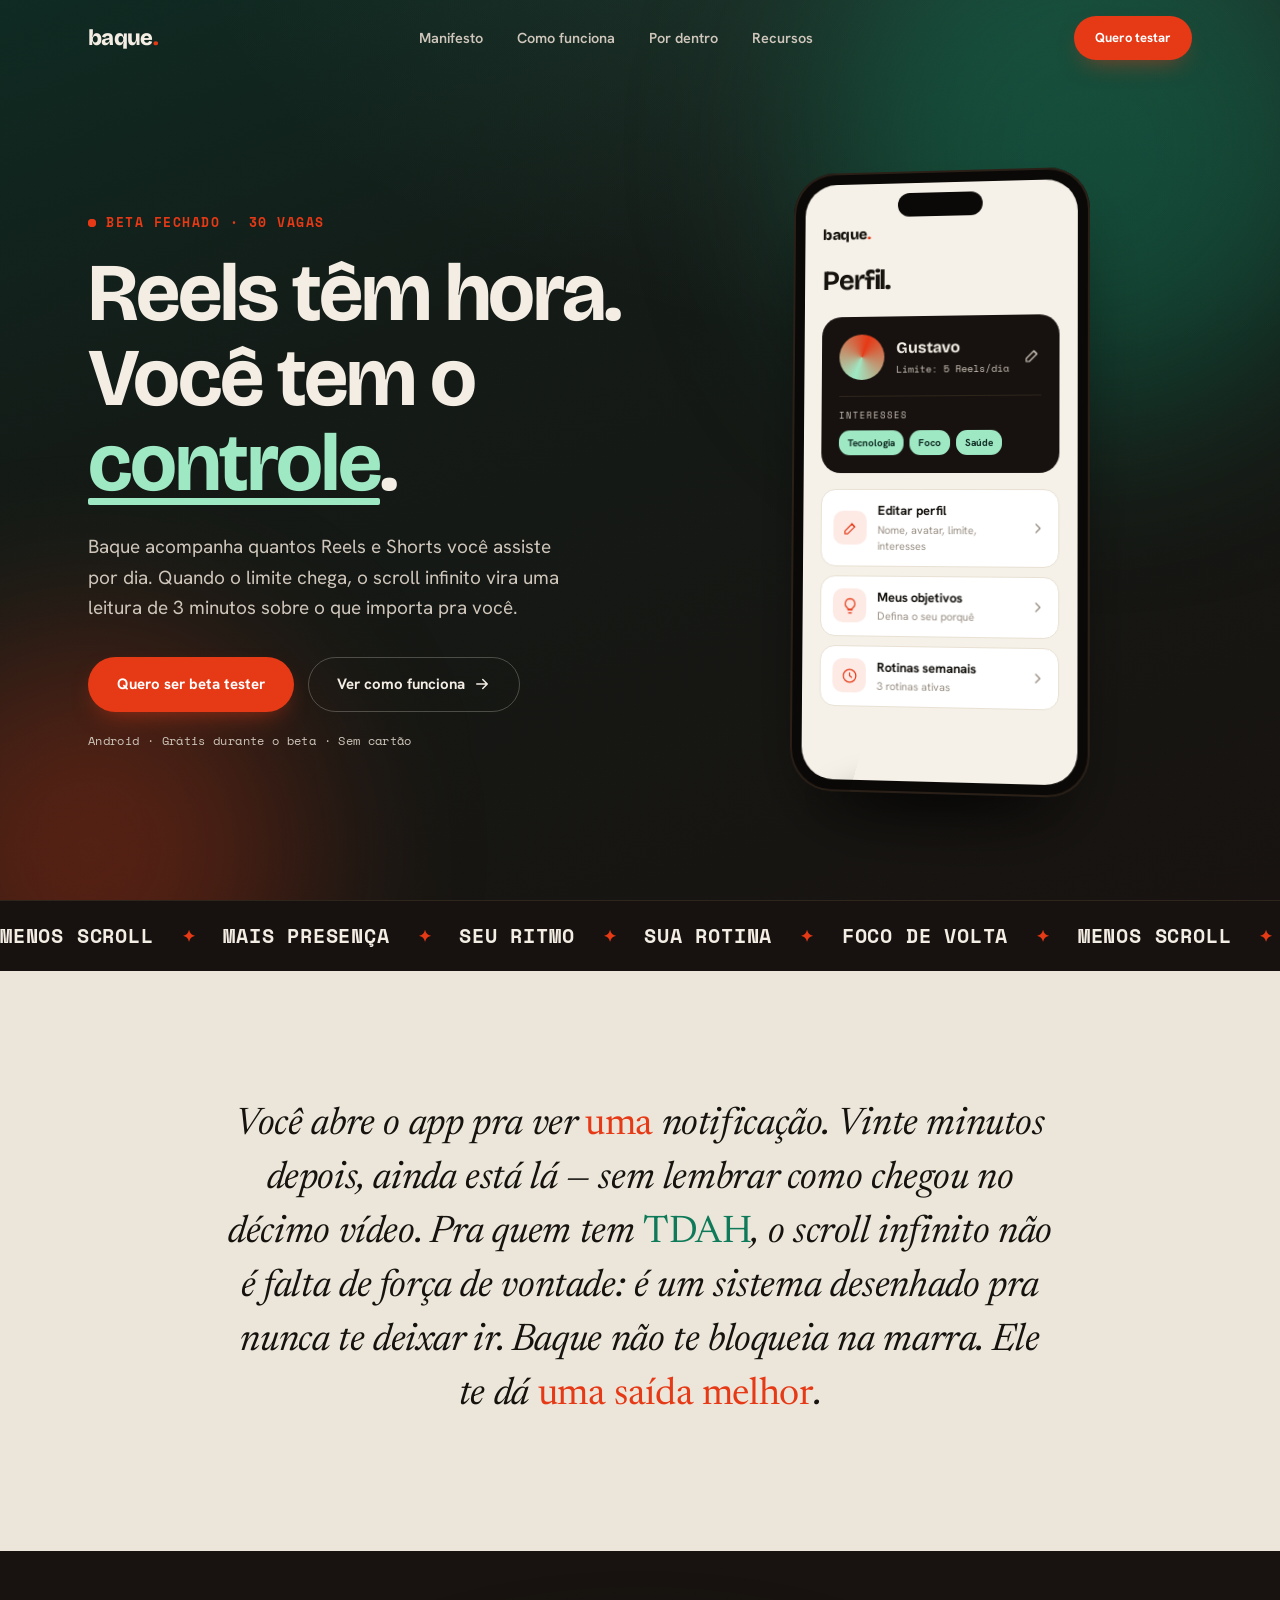
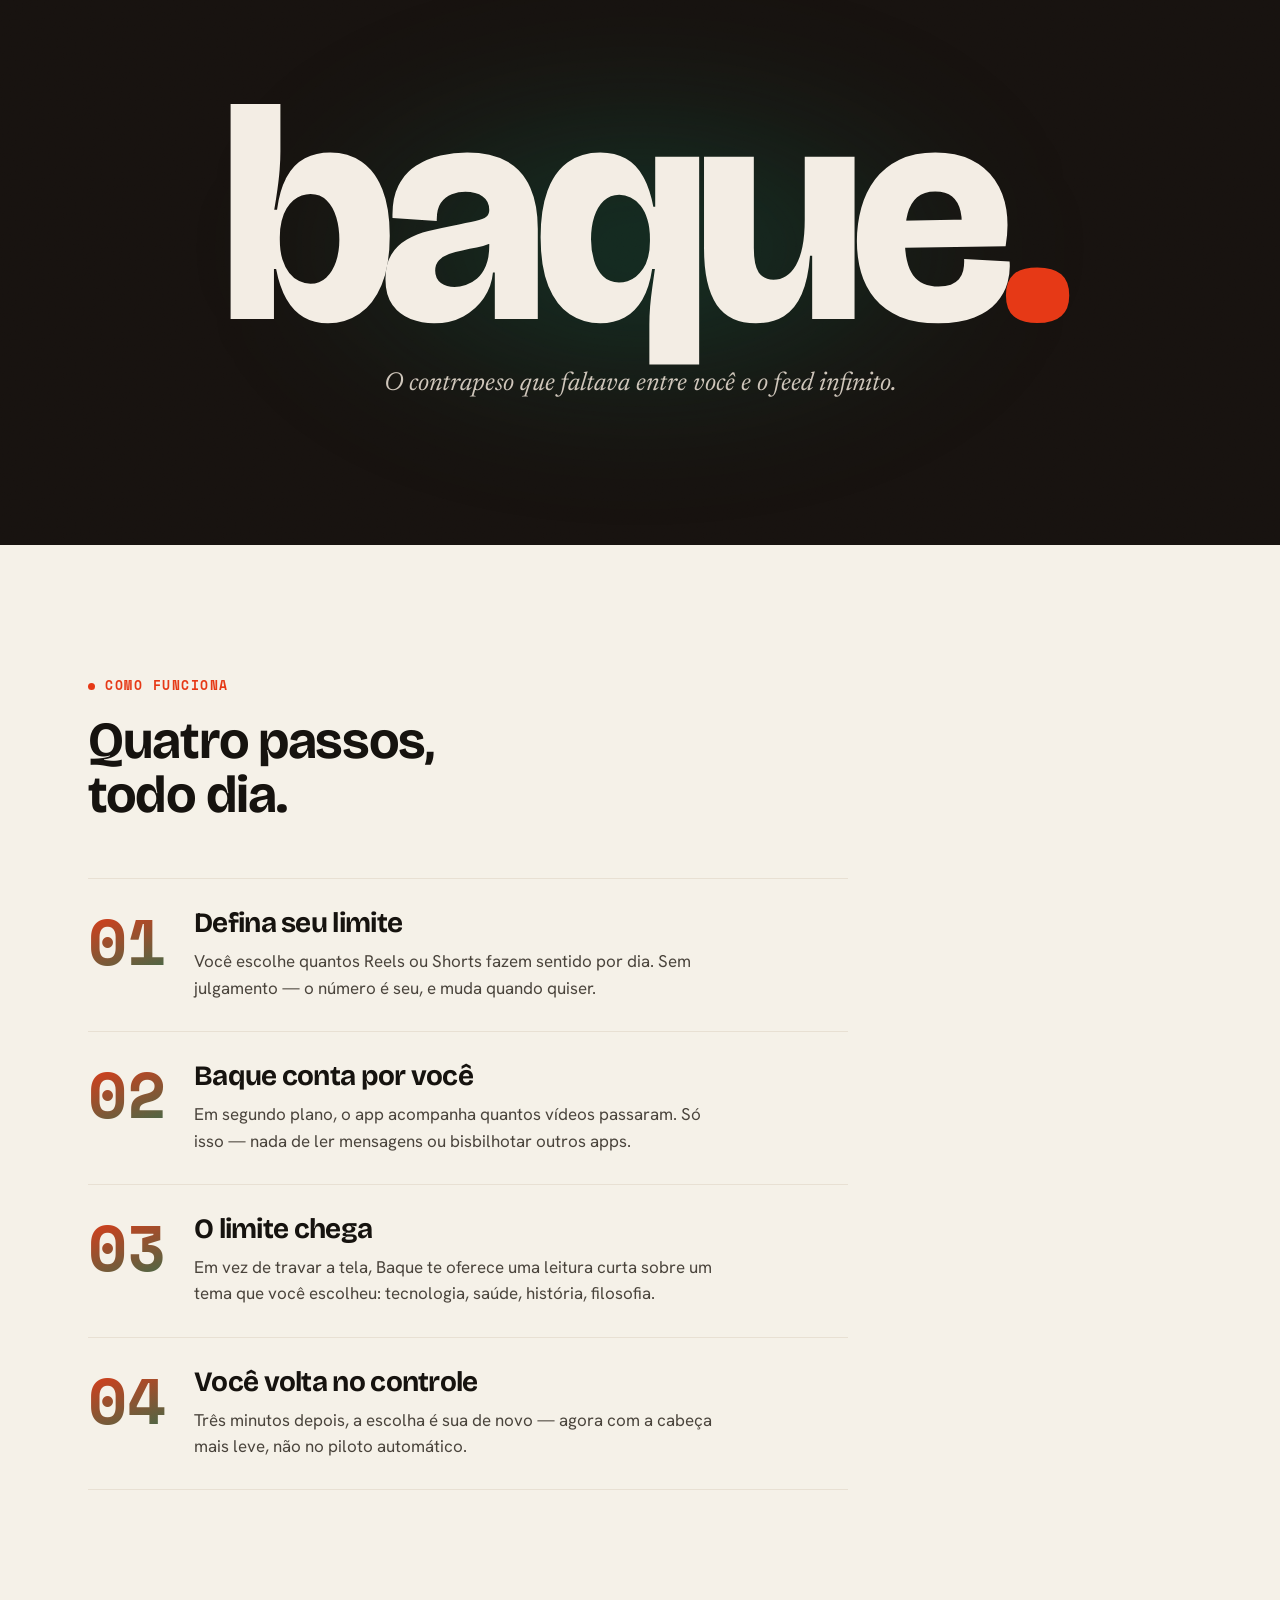
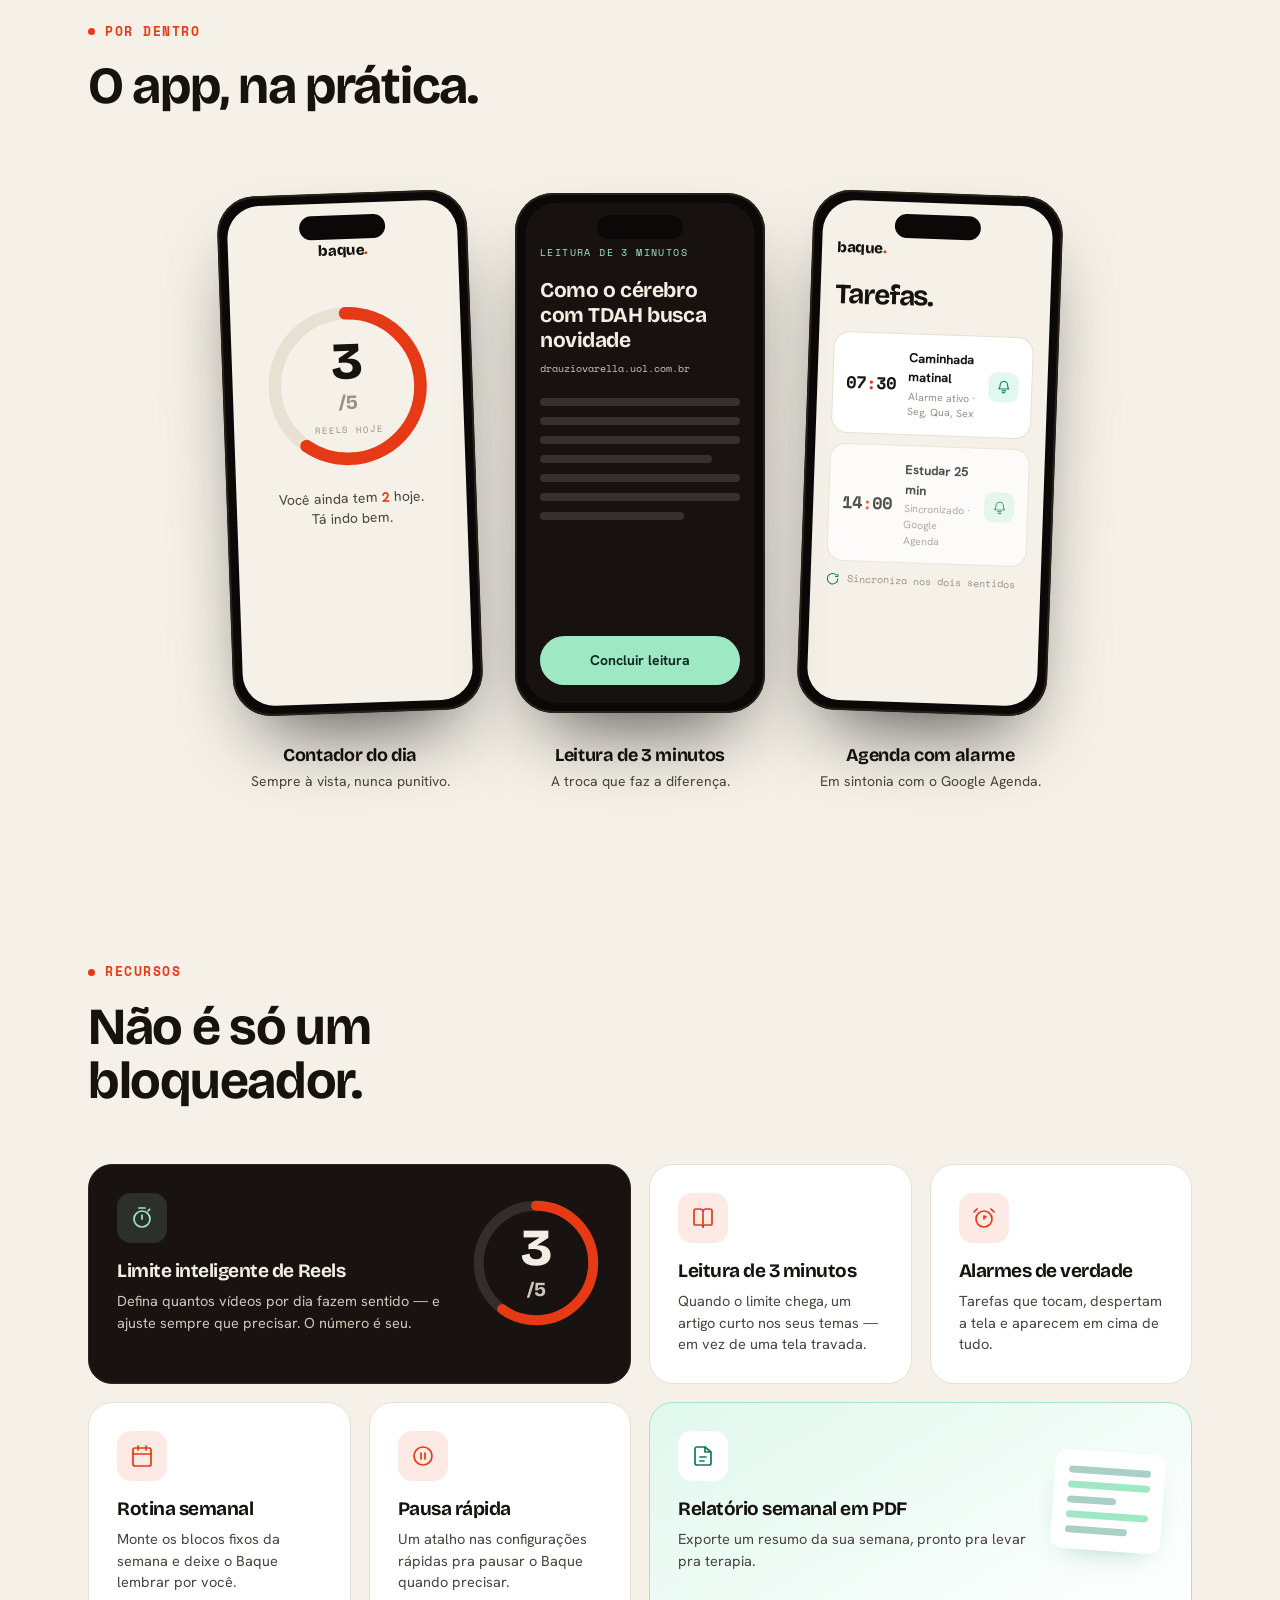
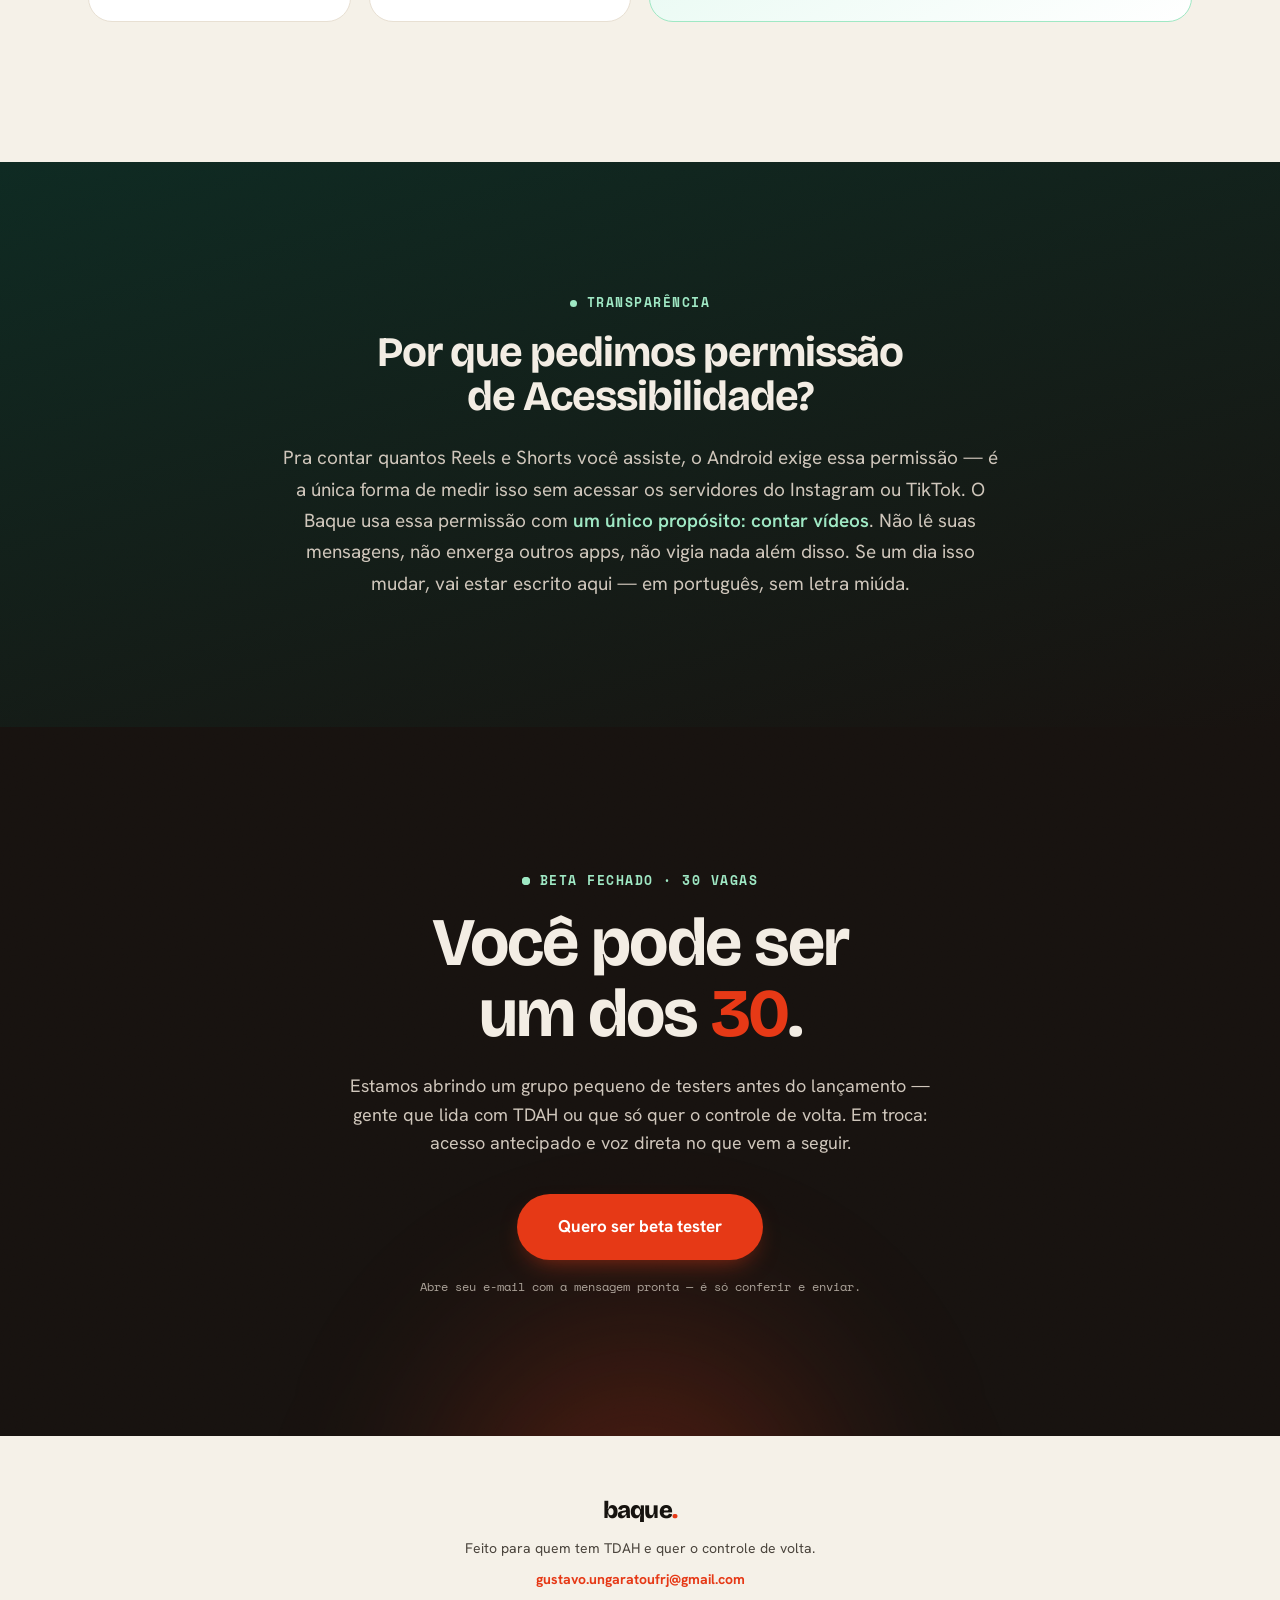
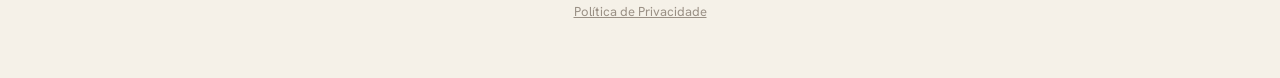
<file: index.html>
<!DOCTYPE html>
<html lang="pt-BR">
<head>
<meta charset="UTF-8" />
<meta name="viewport" content="width=device-width, initial-scale=1.0" />
<title>baque. — Reels têm hora. Você tem o controle.</title>
<meta name="description" content="Baque limita Reels e Shorts no seu ritmo, troca o scroll infinito por uma leitura de 3 minutos e organiza sua rotina. Feito para quem tem TDAH." />
<meta property="og:title" content="baque. — Reels têm hora." />
<meta property="og:description" content="O app que devolve o controle do seu tempo. Beta fechado, 30 vagas." />
<meta property="og:type" content="website" />
<link rel="preconnect" href="https://fonts.googleapis.com">
<link rel="preconnect" href="https://fonts.gstatic.com" crossorigin>
<link href="https://fonts.googleapis.com/css2?family=Bricolage+Grotesque:opsz,wght@12..96,400..800&family=Hanken+Grotesk:wght@400;500;600;700&family=Space+Mono:wght@400;700&family=Newsreader:ital,opsz,wght@1,6..72,400;1,6..72,500&display=swap" rel="stylesheet">
<link rel="stylesheet" href="styles.css">
</head>
<body>

<div class="scroll-progress" id="scrollProgress" aria-hidden="true"></div>

<!-- ══════════════════ HEADER ══════════════════ -->
<header class="site-header is-top" id="siteHeader">
  <div class="wrap header-inner">
    <a href="#top" class="wordmark" aria-label="Baque">baque<span class="dot">.</span></a>
    <nav class="nav-links">
      <a href="#manifesto">Manifesto</a>
      <a href="#como">Como funciona</a>
      <a href="#dentro">Por dentro</a>
      <a href="#recursos">Recursos</a>
    </nav>
    <a href="#beta" class="btn btn-primary btn-small">Quero testar</a>
  </div>
</header>

<main id="top">

  <!-- ══════════════════ HERO ══════════════════ -->
  <section class="hero" id="hero">
    <div class="hero-glow hero-glow-a" aria-hidden="true"></div>
    <div class="hero-glow hero-glow-b" aria-hidden="true"></div>
    <div class="grain" aria-hidden="true"></div>

    <div class="wrap hero-inner">
      <div class="hero-copy">
        <div class="kicker reveal"><span class="pulse-dot"></span>BETA FECHADO · 30 VAGAS</div>
        <h1 class="hero-title">
          <span class="line reveal" data-d="1">Reels têm hora.</span>
          <span class="line reveal" data-d="2">Você tem o <em>controle</em>.</span>
        </h1>
        <p class="lede reveal" data-d="3">
          Baque acompanha quantos Reels e Shorts você assiste por dia. Quando o limite
          chega, o scroll infinito vira uma leitura de 3 minutos sobre o que importa pra você.
        </p>
        <div class="hero-ctas reveal" data-d="4">
          <a class="btn btn-primary btn-mag" href="#beta">Quero ser beta tester</a>
          <a class="btn btn-ghost" href="#como">
            Ver como funciona
            <svg viewBox="0 0 24 24" class="ic-inline"><path d="M5 12h14M13 6l6 6-6 6"/></svg>
          </a>
        </div>
        <p class="hero-note reveal" data-d="5">Android · Grátis durante o beta · Sem cartão</p>
      </div>

      <div class="hero-stage reveal" data-d="3">
        <!-- DEVICE: tela de Perfil -->
        <div class="device device-float" id="heroDevice">
          <div class="device-frame">
            <div class="device-island"></div>
            <div class="device-screen screen-cream">
              <div class="s-wordmark">baque<span class="dot">.</span></div>
              <div class="s-h1">Perfil.</div>

              <div class="s-hero-card">
                <div class="s-card-top">
                  <div class="s-avatar"></div>
                  <div>
                    <div class="s-name">Gustavo</div>
                    <div class="s-limit">Limite: 5 Reels/dia</div>
                  </div>
                  <svg viewBox="0 0 24 24" class="s-edit"><path d="M4 20h4L18 10l-4-4L4 16v4Z"/><path d="M14 6l4 4"/></svg>
                </div>
                <div class="s-divider"></div>
                <div class="s-taglabel">INTERESSES</div>
                <div class="s-chips">
                  <span>Tecnologia</span><span>Foco</span><span>Saúde</span>
                </div>
              </div>

              <div class="s-row">
                <span class="s-row-ic"><svg viewBox="0 0 24 24"><path d="M4 20h4L18 10l-4-4L4 16v4Z"/><path d="M14 6l4 4"/></svg></span>
                <div class="s-row-tx"><b>Editar perfil</b><i>Nome, avatar, limite, interesses</i></div>
                <svg viewBox="0 0 24 24" class="s-chev"><path d="M9 6l6 6-6 6"/></svg>
              </div>
              <div class="s-row">
                <span class="s-row-ic"><svg viewBox="0 0 24 24"><path d="M9 18h6M10 22h4M12 2a7 7 0 0 0-4 12.7c.6.5 1 1.2 1 2h6c0-.8.4-1.5 1-2A7 7 0 0 0 12 2Z"/></svg></span>
                <div class="s-row-tx"><b>Meus objetivos</b><i>Defina o seu porquê</i></div>
                <svg viewBox="0 0 24 24" class="s-chev"><path d="M9 6l6 6-6 6"/></svg>
              </div>
              <div class="s-row">
                <span class="s-row-ic"><svg viewBox="0 0 24 24"><circle cx="12" cy="12" r="9"/><path d="M12 8v4l3 2"/></svg></span>
                <div class="s-row-tx"><b>Rotinas semanais</b><i>3 rotinas ativas</i></div>
                <svg viewBox="0 0 24 24" class="s-chev"><path d="M9 6l6 6-6 6"/></svg>
              </div>
            </div>
          </div>
          <div class="device-shadow" aria-hidden="true"></div>
        </div>
      </div>
    </div>

    <a href="#manifesto" class="scroll-cue reveal" data-d="6" aria-label="Rolar">
      <span></span>
    </a>
  </section>

  <!-- ══════════════════ MARQUEE ══════════════════ -->
  <div class="marquee" aria-hidden="true">
    <div class="marquee-track">
      <span>MENOS SCROLL</span><span class="m-dot">✦</span>
      <span>MAIS PRESENÇA</span><span class="m-dot">✦</span>
      <span>SEU RITMO</span><span class="m-dot">✦</span>
      <span>SUA ROTINA</span><span class="m-dot">✦</span>
      <span>FOCO DE VOLTA</span><span class="m-dot">✦</span>
      <span>MENOS SCROLL</span><span class="m-dot">✦</span>
      <span>MAIS PRESENÇA</span><span class="m-dot">✦</span>
      <span>SEU RITMO</span><span class="m-dot">✦</span>
      <span>SUA ROTINA</span><span class="m-dot">✦</span>
      <span>FOCO DE VOLTA</span><span class="m-dot">✦</span>
    </div>
  </div>

  <!-- ══════════════════ MANIFESTO / PROBLEMA ══════════════════ -->
  <section class="manifesto" id="manifesto">
    <div class="wrap">
      <p class="manifesto-text reveal">
        Você abre o app pra ver <span class="hl-r">uma</span> notificação. Vinte minutos
        depois, ainda está lá — sem lembrar como chegou no décimo vídeo. Pra quem tem
        <span class="hl-g">TDAH</span>, o scroll infinito não é falta de força de vontade:
        é um sistema desenhado pra nunca te deixar ir. Baque não te bloqueia na marra.
        Ele te dá <span class="hl-r">uma saída melhor</span>.
      </p>
    </div>
  </section>

  <!-- ══════════════════ BRAND BAND ══════════════════ -->
  <section class="brand-band">
    <div class="grain" aria-hidden="true"></div>
    <div class="brand-glow" aria-hidden="true"></div>
    <div class="wrap brand-inner">
      <div class="brand-word reveal">baque<span class="dot">.</span></div>
      <p class="brand-tag reveal" data-d="2">
        O contrapeso que faltava entre você e o feed infinito.
      </p>
    </div>
  </section>

  <!-- ══════════════════ COMO FUNCIONA ══════════════════ -->
  <section class="how" id="como">
    <div class="wrap">
      <div class="section-head reveal">
        <div class="kicker"><span class="dot-red"></span>COMO FUNCIONA</div>
        <h2>Quatro passos,<br>todo dia.</h2>
      </div>

      <ol class="timeline">
        <li class="tl-step reveal">
          <div class="tl-num">01</div>
          <div class="tl-body">
            <h3>Defina seu limite</h3>
            <p>Você escolhe quantos Reels ou Shorts fazem sentido por dia. Sem julgamento — o número é seu, e muda quando quiser.</p>
          </div>
        </li>
        <li class="tl-step reveal">
          <div class="tl-num">02</div>
          <div class="tl-body">
            <h3>Baque conta por você</h3>
            <p>Em segundo plano, o app acompanha quantos vídeos passaram. Só isso — nada de ler mensagens ou bisbilhotar outros apps.</p>
          </div>
        </li>
        <li class="tl-step reveal">
          <div class="tl-num">03</div>
          <div class="tl-body">
            <h3>O limite chega</h3>
            <p>Em vez de travar a tela, Baque te oferece uma leitura curta sobre um tema que você escolheu: tecnologia, saúde, história, filosofia.</p>
          </div>
        </li>
        <li class="tl-step reveal">
          <div class="tl-num">04</div>
          <div class="tl-body">
            <h3>Você volta no controle</h3>
            <p>Três minutos depois, a escolha é sua de novo — agora com a cabeça mais leve, não no piloto automático.</p>
          </div>
        </li>
      </ol>
    </div>
  </section>

  <!-- ══════════════════ POR DENTRO (screenshots) ══════════════════ -->
  <section class="inside" id="dentro">
    <div class="wrap">
      <div class="section-head reveal">
        <div class="kicker"><span class="dot-red"></span>POR DENTRO</div>
        <h2>O app, na prática.</h2>
      </div>
    </div>

    <div class="inside-rail">
      <div class="inside-track">

        <!-- Tela: contador -->
        <figure class="inside-item reveal">
          <div class="device device-sm">
            <div class="device-frame">
              <div class="device-island"></div>
              <div class="device-screen screen-cream s-center">
                <div class="s-wordmark">baque<span class="dot">.</span></div>
                <div class="s-counter">
                  <svg class="ring" viewBox="0 0 120 120" aria-hidden="true">
                    <circle class="ring-bg" cx="60" cy="60" r="52"/>
                    <circle class="ring-fg" cx="60" cy="60" r="52" data-pct="60"/>
                  </svg>
                  <div class="ring-label">
                    <span class="count" data-to="3">0</span><span class="ring-den">/5</span>
                    <small>Reels hoje</small>
                  </div>
                </div>
                <div class="s-counter-cap">Você ainda tem <b>2</b> hoje.<br>Tá indo bem.</div>
              </div>
            </div>
          </div>
          <figcaption><b>Contador do dia</b>Sempre à vista, nunca punitivo.</figcaption>
        </figure>

        <!-- Tela: leitura 3 min -->
        <figure class="inside-item reveal" data-d="2">
          <div class="device device-sm">
            <div class="device-frame">
              <div class="device-island"></div>
              <div class="device-screen screen-dark">
                <div class="sd-label">LEITURA DE 3 MINUTOS</div>
                <div class="sd-title">Como o cérebro com TDAH busca novidade</div>
                <div class="sd-meta">drauziovarella.uol.com.br</div>
                <div class="sd-lines">
                  <span></span><span></span><span></span><span style="width:86%"></span>
                  <span></span><span></span><span style="width:72%"></span>
                </div>
                <div class="sd-btn">Concluir leitura</div>
              </div>
            </div>
          </div>
          <figcaption><b>Leitura de 3 minutos</b>A troca que faz a diferença.</figcaption>
        </figure>

        <!-- Tela: agenda/alarme -->
        <figure class="inside-item reveal" data-d="3">
          <div class="device device-sm">
            <div class="device-frame">
              <div class="device-island"></div>
              <div class="device-screen screen-cream">
                <div class="s-wordmark">baque<span class="dot">.</span></div>
                <div class="s-h1">Tarefas.</div>
                <div class="s-task">
                  <div class="s-task-time">07<span>:</span>30</div>
                  <div class="s-task-body">
                    <b>Caminhada matinal</b>
                    <i>Alarme ativo · Seg, Qua, Sex</i>
                  </div>
                  <span class="s-task-bell"><svg viewBox="0 0 24 24"><path d="M9 18h6M10 21h4M12 3a6 6 0 0 0-6 6c0 5-2 6-2 6h16s-2-1-2-6a6 6 0 0 0-6-6Z"/></svg></span>
                </div>
                <div class="s-task s-task-soft">
                  <div class="s-task-time">14<span>:</span>00</div>
                  <div class="s-task-body">
                    <b>Estudar 25 min</b>
                    <i>Sincronizado · Google Agenda</i>
                  </div>
                  <span class="s-task-bell"><svg viewBox="0 0 24 24"><path d="M9 18h6M10 21h4M12 3a6 6 0 0 0-6 6c0 5-2 6-2 6h16s-2-1-2-6a6 6 0 0 0-6-6Z"/></svg></span>
                </div>
                <div class="s-sync">
                  <svg viewBox="0 0 24 24"><path d="M21 12a9 9 0 1 1-3-6.7M21 4v4h-4"/></svg>
                  Sincroniza nos dois sentidos
                </div>
              </div>
            </div>
          </div>
          <figcaption><b>Agenda com alarme</b>Em sintonia com o Google Agenda.</figcaption>
        </figure>

      </div>
    </div>
  </section>

  <!-- ══════════════════ RECURSOS (bento) ══════════════════ -->
  <section class="features" id="recursos">
    <div class="wrap">
      <div class="section-head reveal">
        <div class="kicker"><span class="dot-red"></span>RECURSOS</div>
        <h2>Não é só um<br>bloqueador.</h2>
      </div>

      <div class="bento">
        <!-- destaque: limite -->
        <article class="tile tile-wide tile-dark reveal">
          <div class="grain" aria-hidden="true"></div>
          <div class="tile-limit">
            <div class="tile-limit-copy">
              <span class="tile-ic"><svg viewBox="0 0 24 24"><circle cx="12" cy="13" r="8"/><path d="M12 13V9"/><path d="M9 2h6"/><path d="m18 5 1.6-1.6"/></svg></span>
              <h3>Limite inteligente de Reels</h3>
              <p>Defina quantos vídeos por dia fazem sentido — e ajuste sempre que precisar. O número é seu.</p>
            </div>
            <div class="tile-limit-ring">
              <svg class="ring" viewBox="0 0 120 120" aria-hidden="true">
                <circle class="ring-bg ring-bg-dark" cx="60" cy="60" r="52"/>
                <circle class="ring-fg" cx="60" cy="60" r="52" data-pct="60"/>
              </svg>
              <div class="ring-label ring-label-dark">
                <span class="count" data-to="3">0</span><span class="ring-den">/5</span>
              </div>
            </div>
          </div>
        </article>

        <article class="tile reveal" data-d="2">
          <span class="tile-ic"><svg viewBox="0 0 24 24"><path d="M12 7v14"/><path d="M3 5a2 2 0 0 1 2-2h4a3 3 0 0 1 3 3 3 3 0 0 1 3-3h4a2 2 0 0 1 2 2v13a1 1 0 0 1-1 1h-6a2 2 0 0 0-2 2 2 2 0 0 0-2-2H4a1 1 0 0 1-1-1Z"/></svg></span>
          <h3>Leitura de 3 minutos</h3>
          <p>Quando o limite chega, um artigo curto nos seus temas — em vez de uma tela travada.</p>
        </article>

        <article class="tile reveal" data-d="3">
          <span class="tile-ic"><svg viewBox="0 0 24 24"><circle cx="12" cy="13" r="8"/><path d="M12 13v-3l2 1"/><path d="M5 3 2 6"/><path d="m22 6-3-3"/></svg></span>
          <h3>Alarmes de verdade</h3>
          <p>Tarefas que tocam, despertam a tela e aparecem em cima de tudo.</p>
        </article>

        <article class="tile reveal">
          <span class="tile-ic"><svg viewBox="0 0 24 24"><rect x="3" y="4" width="18" height="18" rx="2"/><path d="M3 10h18"/><path d="M8 2v4"/><path d="M16 2v4"/></svg></span>
          <h3>Rotina semanal</h3>
          <p>Monte os blocos fixos da semana e deixe o Baque lembrar por você.</p>
        </article>

        <article class="tile reveal" data-d="2">
          <span class="tile-ic"><svg viewBox="0 0 24 24"><circle cx="12" cy="12" r="9"/><path d="M10 9v6M14 9v6"/></svg></span>
          <h3>Pausa rápida</h3>
          <p>Um atalho nas configurações rápidas pra pausar o Baque quando precisar.</p>
        </article>

        <!-- destaque: relatório -->
        <article class="tile tile-wide tile-accent reveal" data-d="3">
          <div class="tile-report">
            <div>
              <span class="tile-ic tile-ic-accent"><svg viewBox="0 0 24 24"><path d="M14 3v5h5"/><path d="M14 3H6a2 2 0 0 0-2 2v14a2 2 0 0 0 2 2h12a2 2 0 0 0 2-2V8z"/><path d="M9 13h6M9 17h4"/></svg></span>
              <h3>Relatório semanal em PDF</h3>
              <p>Exporte um resumo da sua semana, pronto pra levar pra terapia.</p>
            </div>
            <div class="report-doc" aria-hidden="true">
              <span></span><span></span><span style="width:60%"></span><span></span><span style="width:75%"></span>
            </div>
          </div>
        </article>
      </div>
    </div>
  </section>

  <!-- ══════════════════ CONFIANÇA ══════════════════ -->
  <section class="trust">
    <div class="grain" aria-hidden="true"></div>
    <div class="wrap trust-inner reveal">
      <div class="kicker kicker-on-dark"><span class="dot-green"></span>TRANSPARÊNCIA</div>
      <h2>Por que pedimos permissão<br>de Acessibilidade?</h2>
      <p class="trust-text">
        Pra contar quantos Reels e Shorts você assiste, o Android exige essa permissão —
        é a única forma de medir isso sem acessar os servidores do Instagram ou TikTok.
        O Baque usa essa permissão com <span class="hl-g">um único propósito: contar vídeos</span>.
        Não lê suas mensagens, não enxerga outros apps, não vigia nada além disso.
        Se um dia isso mudar, vai estar escrito aqui — em português, sem letra miúda.
      </p>
    </div>
  </section>

  <!-- ══════════════════ BETA ══════════════════ -->
  <section class="beta" id="beta">
    <div class="beta-glow" aria-hidden="true"></div>
    <div class="grain" aria-hidden="true"></div>
    <div class="wrap beta-inner reveal">
      <div class="kicker kicker-on-dark"><span class="pulse-dot pulse-dot-green"></span>BETA FECHADO · 30 VAGAS</div>
      <h2>Você pode ser<br>um dos <em>30</em>.</h2>
      <p class="beta-text">
        Estamos abrindo um grupo pequeno de testers antes do lançamento — gente que lida
        com TDAH ou que só quer o controle de volta. Em troca: acesso antecipado e voz
        direta no que vem a seguir.
      </p>
      <a
        class="btn btn-primary btn-large btn-mag"
        href="mailto:gustavo.ungaratoufrj@gmail.com?subject=Quero%20ser%20beta%20tester%20do%20Baque&body=Oi%2C%20Gustavo!%0A%0AQuero%20participar%20do%20beta%20do%20Baque.%0A%0AMeu%20celular%20%C3%A9%20Android%20e%20uso%20Reels%2FShorts%20%5Bsempre%20%2F%20de%20vez%20em%20quando%5D.%0A%0AObrigado!"
      >Quero ser beta tester</a>
      <p class="beta-note">Abre seu e-mail com a mensagem pronta — é só conferir e enviar.</p>
    </div>
  </section>

</main>

<footer class="site-footer">
  <div class="wrap footer-inner">
    <a href="#top" class="wordmark">baque<span class="dot">.</span></a>
    <p>Feito para quem tem TDAH e quer o controle de volta.</p>
    <a href="mailto:gustavo.ungaratoufrj@gmail.com" class="footer-mail">gustavo.ungaratoufrj@gmail.com</a>
    <a href="privacidade.html" class="footer-legal">Política de Privacidade</a>
  </div>
</footer>

<script src="script.js"></script>
</body>
</html>
</file>
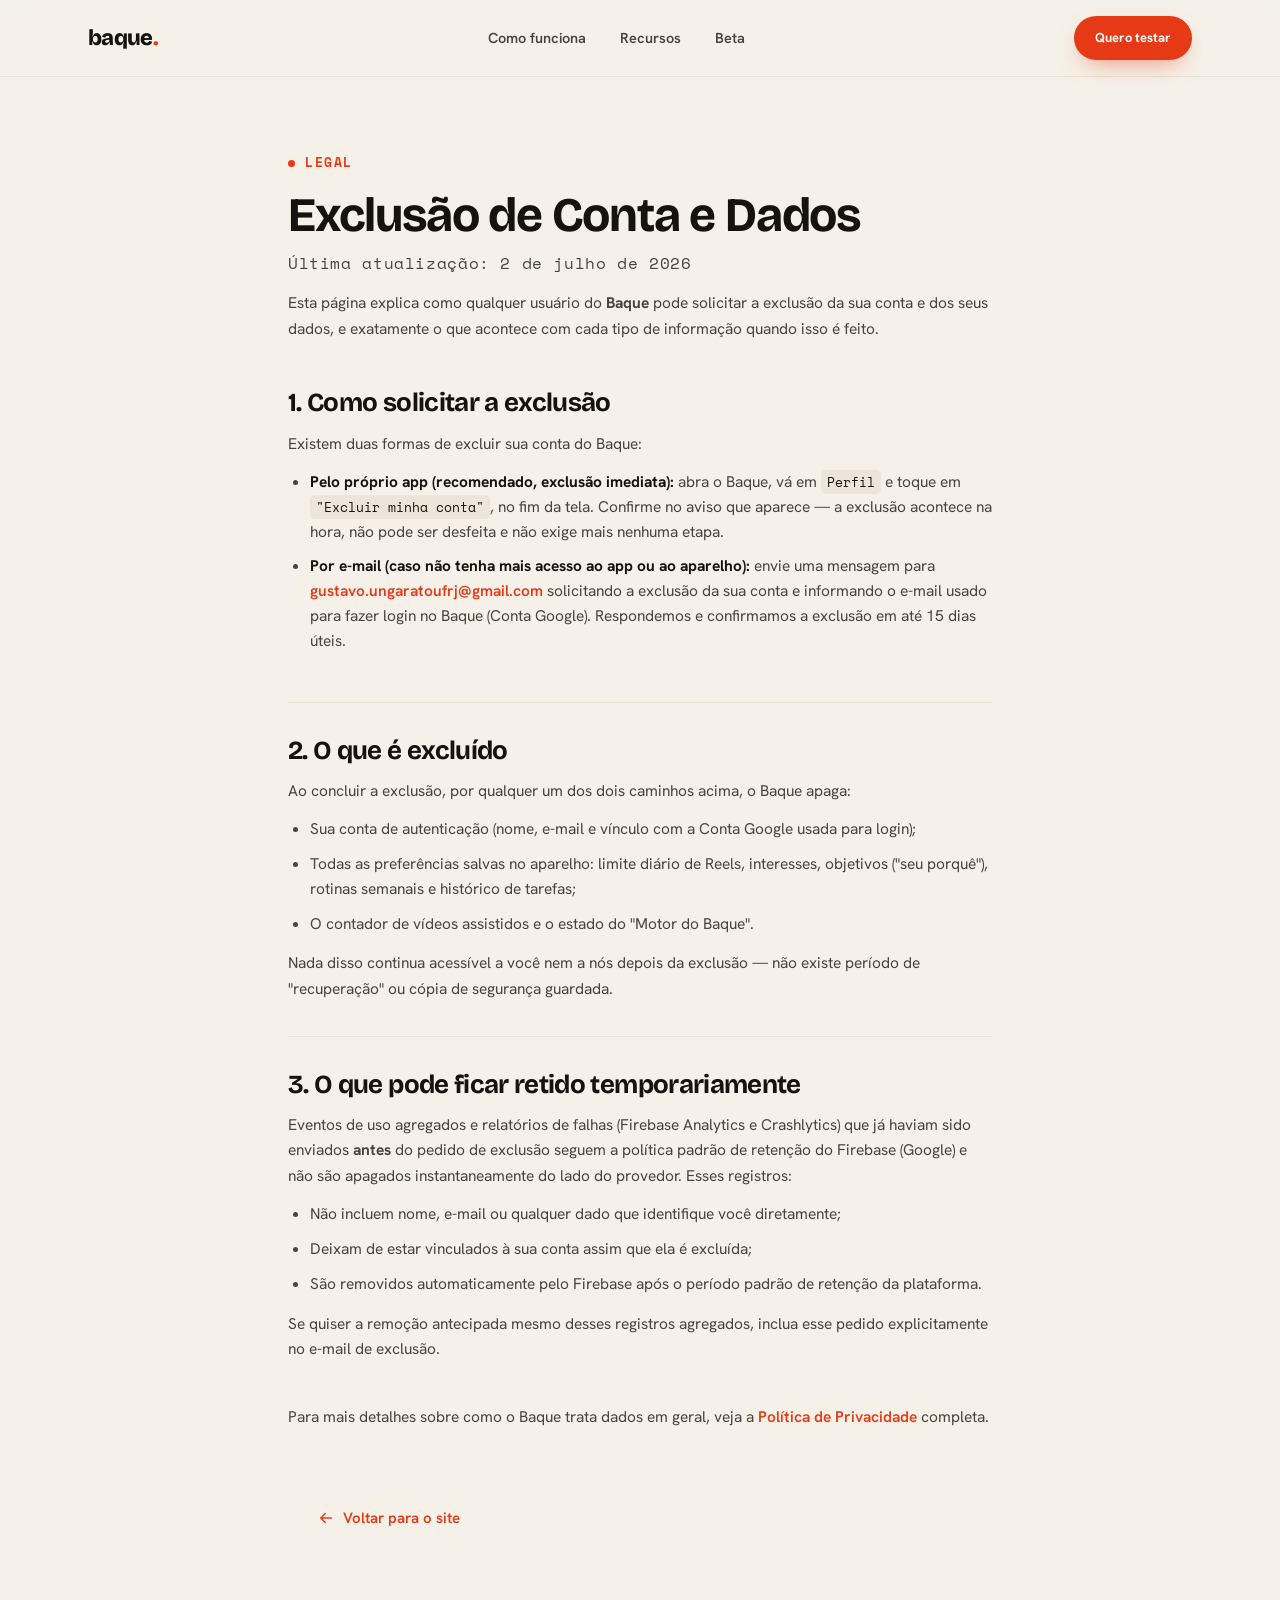
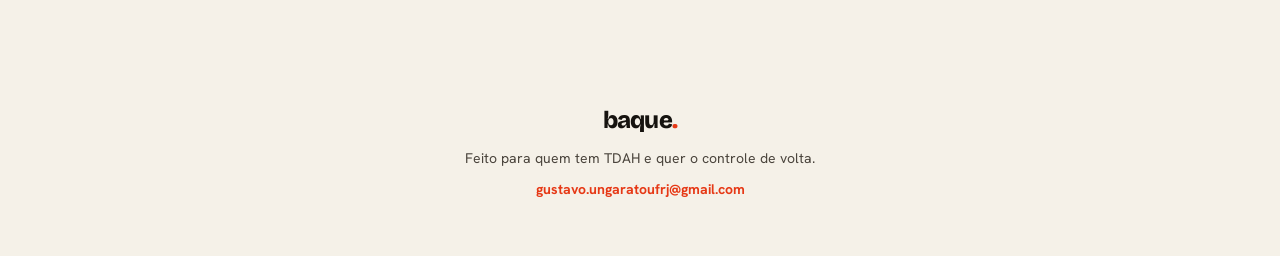
<file: excluir-conta.html>
<!DOCTYPE html>
<html lang="pt-BR">
<head>
<meta charset="UTF-8" />
<meta name="viewport" content="width=device-width, initial-scale=1.0" />
<title>Exclusão de Conta e Dados — baque.</title>
<meta name="description" content="Como solicitar a exclusão da sua conta e dos seus dados no Baque, e o que é apagado em cada caso." />
<meta name="robots" content="index, follow" />
<link rel="preconnect" href="https://fonts.googleapis.com">
<link rel="preconnect" href="https://fonts.gstatic.com" crossorigin>
<link href="https://fonts.googleapis.com/css2?family=Bricolage+Grotesque:opsz,wght@12..96,400..800&family=Hanken+Grotesk:wght@400;500;600;700&family=Space+Mono:wght@400;700&family=Newsreader:ital,opsz,wght@1,6..72,400;1,6..72,500&display=swap" rel="stylesheet">
<link rel="stylesheet" href="styles.css">
<link rel="stylesheet" href="legal.css">
</head>
<body>

<header class="site-header is-scrolled">
  <div class="wrap header-inner">
    <a href="index.html" class="wordmark" aria-label="Baque">baque<span class="dot">.</span></a>
    <nav class="nav-links">
      <a href="index.html#como">Como funciona</a>
      <a href="index.html#recursos">Recursos</a>
      <a href="index.html#beta">Beta</a>
    </nav>
    <a href="index.html#beta" class="btn btn-primary btn-small">Quero testar</a>
  </div>
</header>

<main class="legal-main">
  <div class="wrap legal-wrap">

    <div class="kicker"><span class="dot-red"></span>LEGAL</div>
    <h1 class="legal-title">Exclusão de Conta e Dados</h1>
    <p class="legal-updated">Última atualização: 2 de julho de 2026</p>

    <p class="legal-lede">
      Esta página explica como qualquer usuário do <b>Baque</b> pode solicitar a
      exclusão da sua conta e dos seus dados, e exatamente o que acontece com
      cada tipo de informação quando isso é feito.
    </p>

    <section id="como-excluir">
      <h2>1. Como solicitar a exclusão</h2>
      <p>Existem duas formas de excluir sua conta do Baque:</p>
      <ul class="legal-list">
        <li>
          <b>Pelo próprio app (recomendado, exclusão imediata):</b> abra o Baque,
          vá em <code>Perfil</code> e toque em <code>"Excluir minha conta"</code>,
          no fim da tela. Confirme no aviso que aparece — a exclusão acontece
          na hora, não pode ser desfeita e não exige mais nenhuma etapa.
        </li>
        <li>
          <b>Por e-mail (caso não tenha mais acesso ao app ou ao aparelho):</b>
          envie uma mensagem para
          <a href="mailto:gustavo.ungaratoufrj@gmail.com">gustavo.ungaratoufrj@gmail.com</a>
          solicitando a exclusão da sua conta e informando o e-mail usado para
          fazer login no Baque (Conta Google). Respondemos e confirmamos a
          exclusão em até 15 dias úteis.
        </li>
      </ul>
    </section>

    <section id="o-que-e-excluido">
      <h2>2. O que é excluído</h2>
      <p>Ao concluir a exclusão, por qualquer um dos dois caminhos acima, o Baque apaga:</p>
      <ul class="legal-list">
        <li>Sua conta de autenticação (nome, e-mail e vínculo com a Conta Google usada para login);</li>
        <li>Todas as preferências salvas no aparelho: limite diário de Reels, interesses, objetivos ("seu porquê"), rotinas semanais e histórico de tarefas;</li>
        <li>O contador de vídeos assistidos e o estado do "Motor do Baque".</li>
      </ul>
      <p>
        Nada disso continua acessível a você nem a nós depois da exclusão — não existe período de "recuperação" ou cópia de segurança guardada.
      </p>
    </section>

    <section id="o-que-pode-ser-retido">
      <h2>3. O que pode ficar retido temporariamente</h2>
      <p>
        Eventos de uso agregados e relatórios de falhas (Firebase Analytics e
        Crashlytics) que já haviam sido enviados <b>antes</b> do pedido de
        exclusão seguem a política padrão de retenção do Firebase (Google) e
        não são apagados instantaneamente do lado do provedor. Esses registros:
      </p>
      <ul class="legal-list">
        <li>Não incluem nome, e-mail ou qualquer dado que identifique você diretamente;</li>
        <li>Deixam de estar vinculados à sua conta assim que ela é excluída;</li>
        <li>São removidos automaticamente pelo Firebase após o período padrão de retenção da plataforma.</li>
      </ul>
      <p>
        Se quiser a remoção antecipada mesmo desses registros agregados, inclua esse pedido explicitamente no e-mail de exclusão.
      </p>
    </section>

    <p class="legal-lede" style="margin-top: 8px;">
      Para mais detalhes sobre como o Baque trata dados em geral, veja a
      <a href="privacidade.html">Política de Privacidade</a> completa.
    </p>

    <a href="index.html" class="btn btn-ghost legal-back">
      <svg viewBox="0 0 24 24" class="ic-inline" style="transform:rotate(180deg)"><path d="M5 12h14M13 6l6 6-6 6"/></svg>
      Voltar para o site
    </a>

  </div>
</main>

<footer class="site-footer">
  <div class="wrap footer-inner">
    <a href="index.html" class="wordmark">baque<span class="dot">.</span></a>
    <p>Feito para quem tem TDAH e quer o controle de volta.</p>
    <a href="mailto:gustavo.ungaratoufrj@gmail.com" class="footer-mail">gustavo.ungaratoufrj@gmail.com</a>
  </div>
</footer>

</body>
</html>
</file>
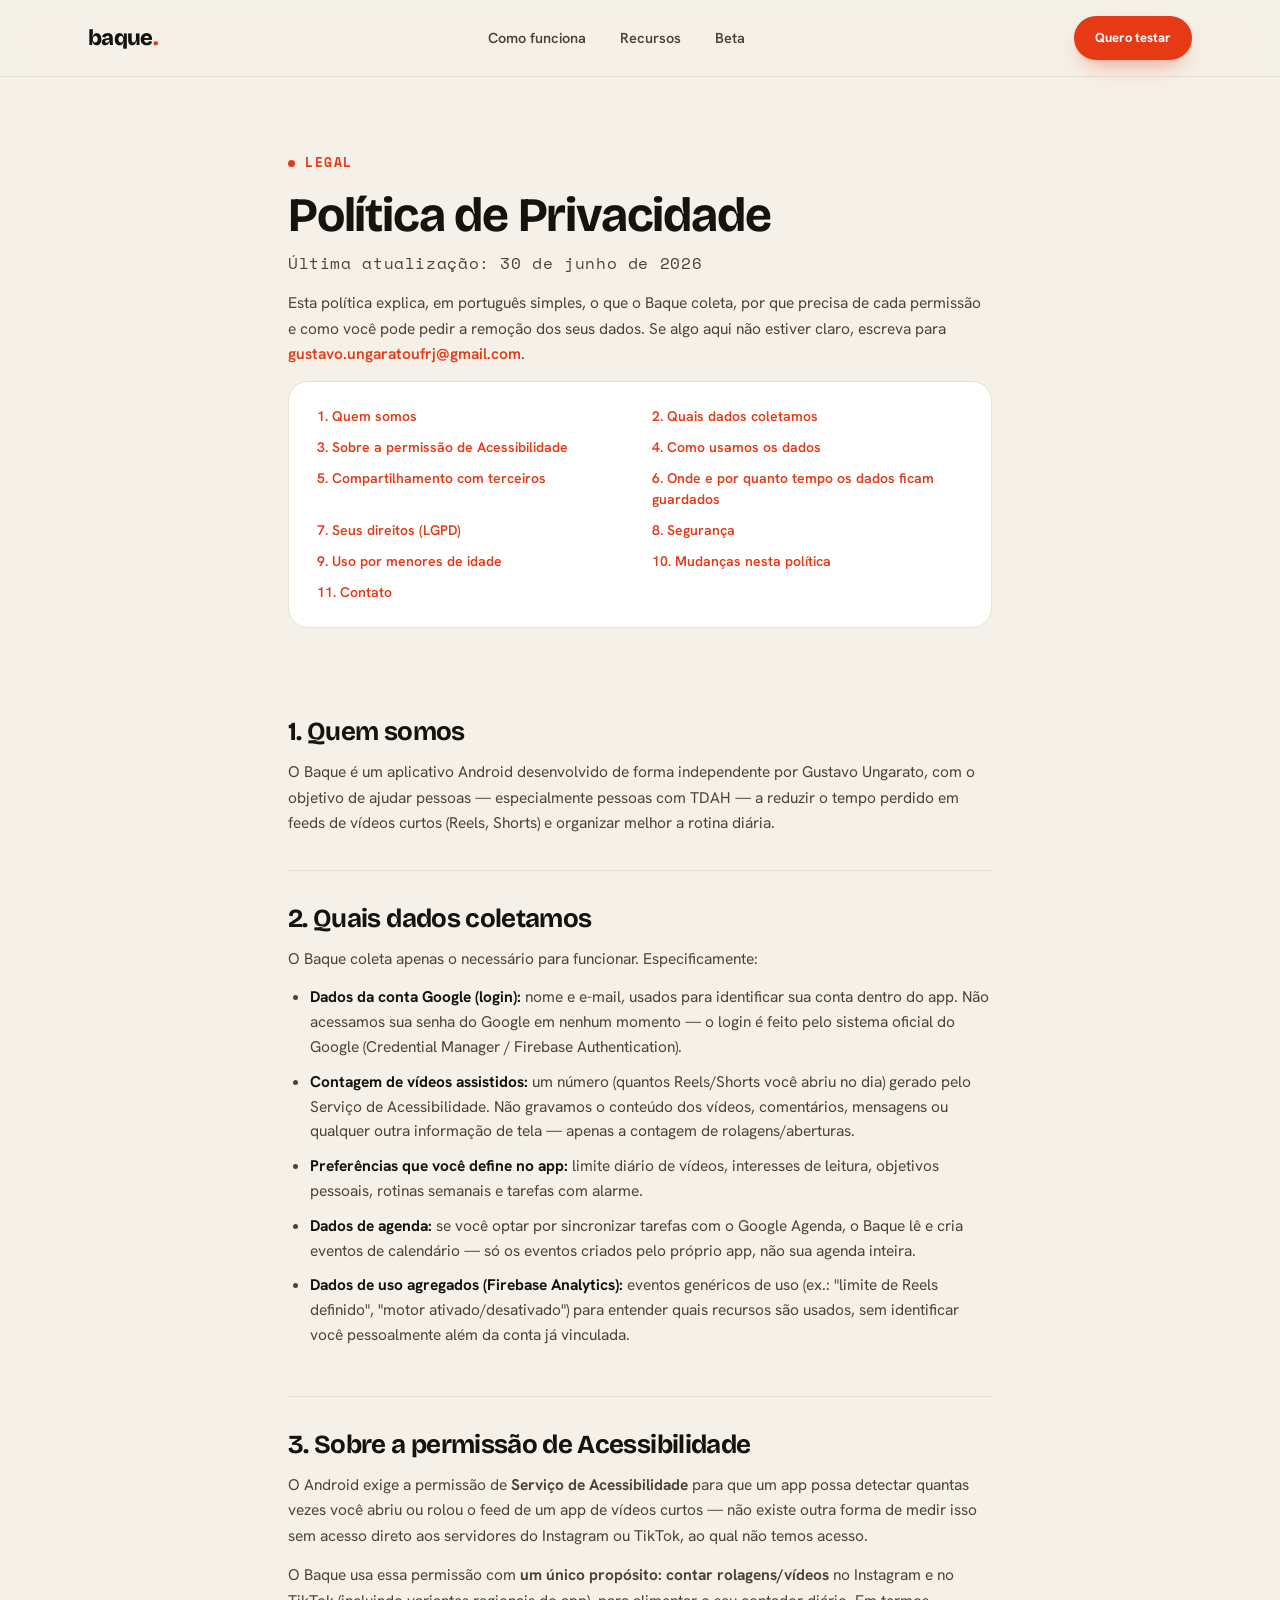
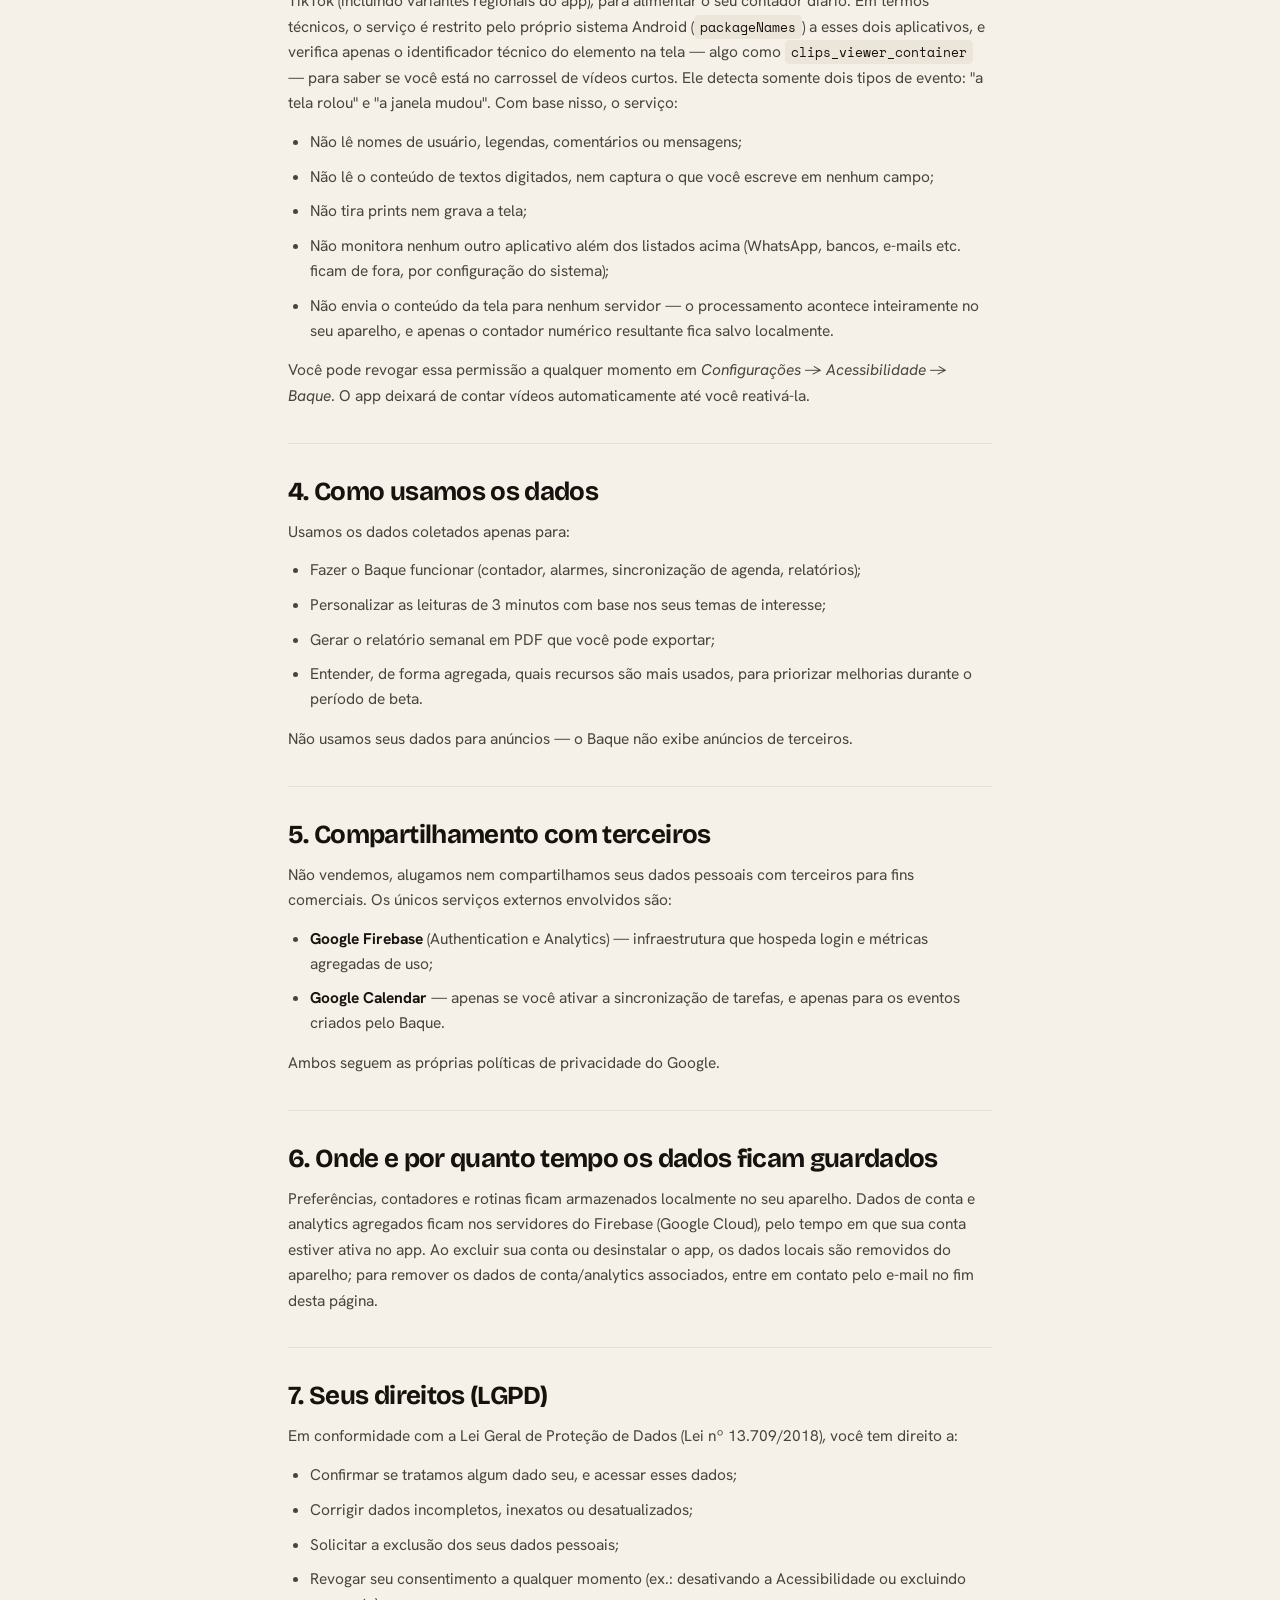
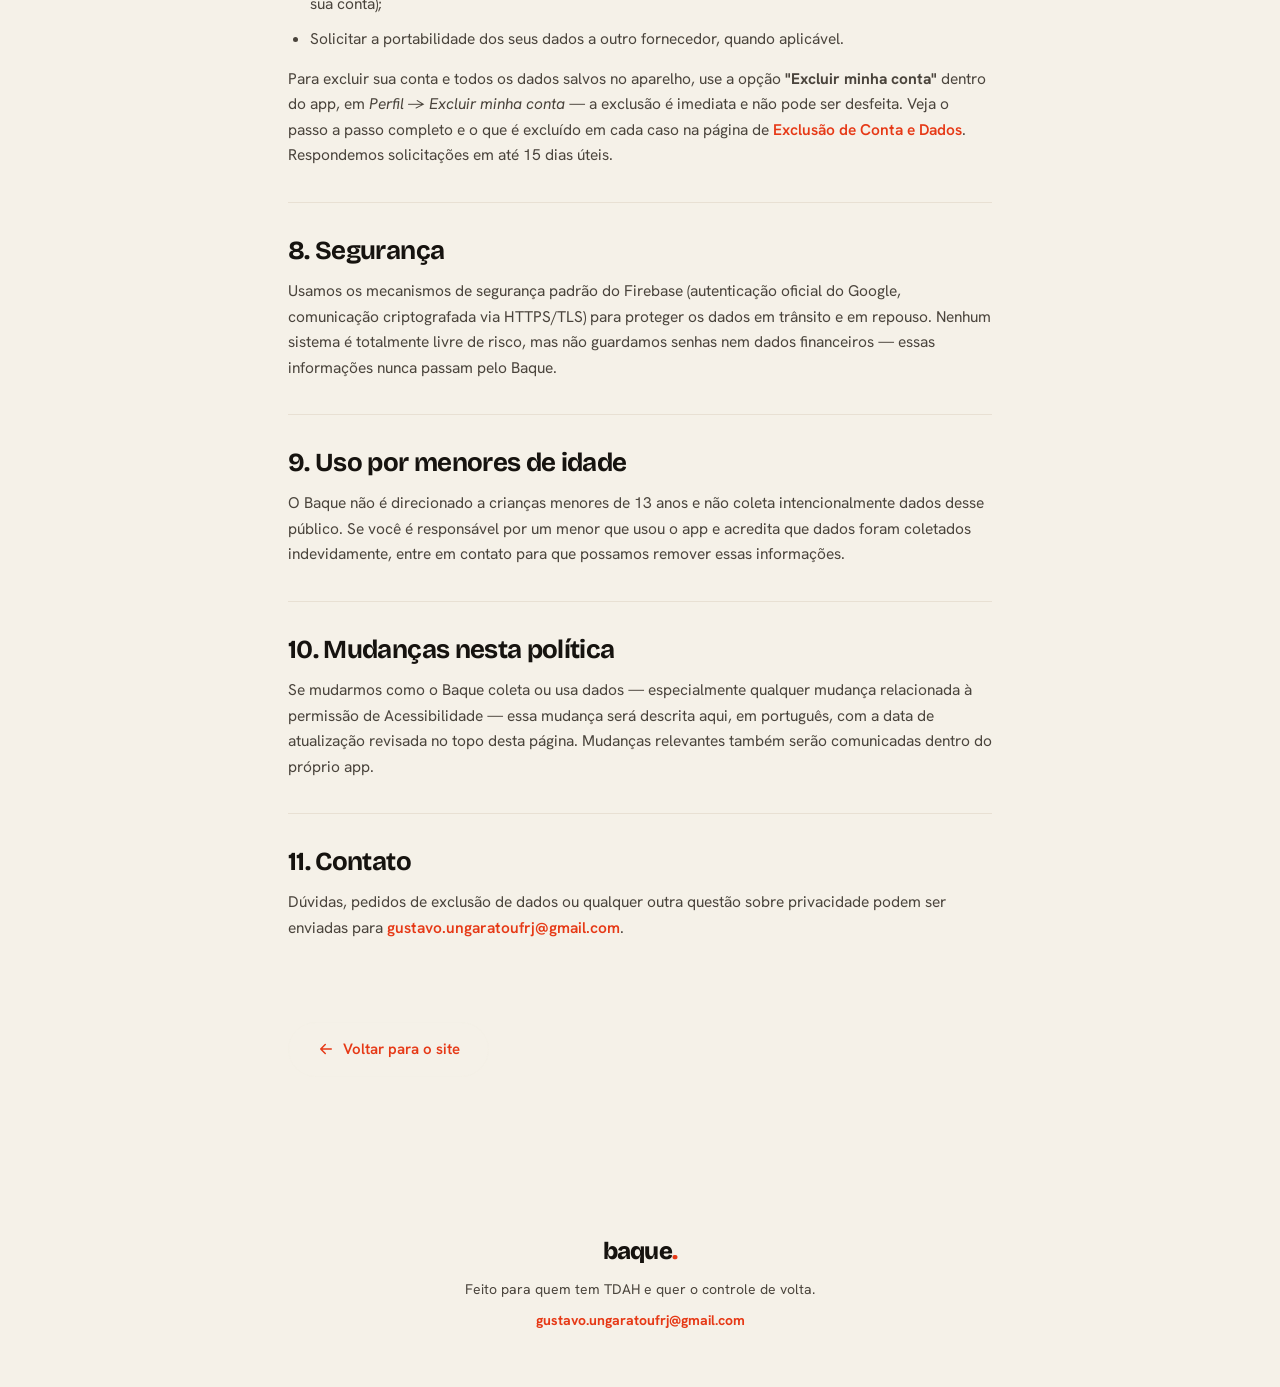
<file: privacidade.html>
<!DOCTYPE html>
<html lang="pt-BR">
<head>
<meta charset="UTF-8" />
<meta name="viewport" content="width=device-width, initial-scale=1.0" />
<title>Política de Privacidade — baque.</title>
<meta name="description" content="Política de Privacidade do Baque: o que coletamos, por que usamos a permissão de Acessibilidade, e como seus dados são tratados." />
<meta name="robots" content="index, follow" />
<link rel="preconnect" href="https://fonts.googleapis.com">
<link rel="preconnect" href="https://fonts.gstatic.com" crossorigin>
<link href="https://fonts.googleapis.com/css2?family=Bricolage+Grotesque:opsz,wght@12..96,400..800&family=Hanken+Grotesk:wght@400;500;600;700&family=Space+Mono:wght@400;700&family=Newsreader:ital,opsz,wght@1,6..72,400;1,6..72,500&display=swap" rel="stylesheet">
<link rel="stylesheet" href="styles.css">
<link rel="stylesheet" href="legal.css">
</head>
<body>

<header class="site-header is-scrolled">
  <div class="wrap header-inner">
    <a href="index.html" class="wordmark" aria-label="Baque">baque<span class="dot">.</span></a>
    <nav class="nav-links">
      <a href="index.html#como">Como funciona</a>
      <a href="index.html#recursos">Recursos</a>
      <a href="index.html#beta">Beta</a>
    </nav>
    <a href="index.html#beta" class="btn btn-primary btn-small">Quero testar</a>
  </div>
</header>

<main class="legal-main">
  <div class="wrap legal-wrap">

    <div class="kicker"><span class="dot-red"></span>LEGAL</div>
    <h1 class="legal-title">Política de Privacidade</h1>
    <p class="legal-updated">Última atualização: 30 de junho de 2026</p>

    <p class="legal-lede">
      Esta política explica, em português simples, o que o Baque coleta, por que
      precisa de cada permissão e como você pode pedir a remoção dos seus dados.
      Se algo aqui não estiver claro, escreva para
      <a href="mailto:gustavo.ungaratoufrj@gmail.com">gustavo.ungaratoufrj@gmail.com</a>.
    </p>

    <nav class="legal-toc" aria-label="Sumário">
      <a href="#quem-somos">1. Quem somos</a>
      <a href="#dados-coletados">2. Quais dados coletamos</a>
      <a href="#acessibilidade">3. Sobre a permissão de Acessibilidade</a>
      <a href="#como-usamos">4. Como usamos os dados</a>
      <a href="#compartilhamento">5. Compartilhamento com terceiros</a>
      <a href="#armazenamento">6. Onde e por quanto tempo os dados ficam guardados</a>
      <a href="#seus-direitos">7. Seus direitos (LGPD)</a>
      <a href="#seguranca">8. Segurança</a>
      <a href="#criancas">9. Uso por menores de idade</a>
      <a href="#mudancas">10. Mudanças nesta política</a>
      <a href="#contato">11. Contato</a>
    </nav>

    <section id="quem-somos">
      <h2>1. Quem somos</h2>
      <p>
        O Baque é um aplicativo Android desenvolvido de forma independente por
        Gustavo Ungarato, com o objetivo de ajudar pessoas — especialmente pessoas
        com TDAH — a reduzir o tempo perdido em feeds de vídeos curtos (Reels,
        Shorts) e organizar melhor a rotina diária.
      </p>
    </section>

    <section id="dados-coletados">
      <h2>2. Quais dados coletamos</h2>
      <p>O Baque coleta apenas o necessário para funcionar. Especificamente:</p>
      <ul class="legal-list">
        <li>
          <b>Dados da conta Google (login):</b> nome e e-mail, usados para
          identificar sua conta dentro do app. Não acessamos sua senha do Google
          em nenhum momento — o login é feito pelo sistema oficial do Google
          (Credential Manager / Firebase Authentication).
        </li>
        <li>
          <b>Contagem de vídeos assistidos:</b> um número (quantos Reels/Shorts
          você abriu no dia) gerado pelo Serviço de Acessibilidade. Não gravamos
          o conteúdo dos vídeos, comentários, mensagens ou qualquer outra
          informação de tela — apenas a contagem de rolagens/aberturas.
        </li>
        <li>
          <b>Preferências que você define no app:</b> limite diário de vídeos,
          interesses de leitura, objetivos pessoais, rotinas semanais e tarefas
          com alarme.
        </li>
        <li>
          <b>Dados de agenda:</b> se você optar por sincronizar tarefas com o
          Google Agenda, o Baque lê e cria eventos de calendário — só os eventos
          criados pelo próprio app, não sua agenda inteira.
        </li>
        <li>
          <b>Dados de uso agregados (Firebase Analytics):</b> eventos genéricos
          de uso (ex.: "limite de Reels definido", "motor ativado/desativado")
          para entender quais recursos são usados, sem identificar você
          pessoalmente além da conta já vinculada.
        </li>
      </ul>
    </section>

    <section id="acessibilidade">
      <h2>3. Sobre a permissão de Acessibilidade</h2>
      <p>
        O Android exige a permissão de <b>Serviço de Acessibilidade</b> para que
        um app possa detectar quantas vezes você abriu ou rolou o feed de um
        app de vídeos curtos — não existe outra forma de medir isso sem acesso
        direto aos servidores do Instagram ou TikTok, ao qual não temos acesso.
      </p>
      <p>
        O Baque usa essa permissão com <b>um único propósito: contar
        rolagens/vídeos</b> no Instagram e no TikTok (incluindo variantes
        regionais do app), para alimentar o seu contador diário. Em termos
        técnicos, o serviço é restrito pelo próprio sistema Android
        (<code>packageNames</code>) a esses dois aplicativos, e verifica apenas
        o identificador técnico do elemento na tela — algo como
        <code>clips_viewer_container</code> — para saber se você está no
        carrossel de vídeos curtos. Ele detecta somente dois tipos de evento:
        "a tela rolou" e "a janela mudou". Com base nisso, o serviço:
      </p>
      <ul class="legal-list">
        <li>Não lê nomes de usuário, legendas, comentários ou mensagens;</li>
        <li>Não lê o conteúdo de textos digitados, nem captura o que você escreve em nenhum campo;</li>
        <li>Não tira prints nem grava a tela;</li>
        <li>Não monitora nenhum outro aplicativo além dos listados acima (WhatsApp, bancos, e-mails etc. ficam de fora, por configuração do sistema);</li>
        <li>Não envia o conteúdo da tela para nenhum servidor — o processamento acontece inteiramente no seu aparelho, e apenas o contador numérico resultante fica salvo localmente.</li>
      </ul>
      <p>
        Você pode revogar essa permissão a qualquer momento em
        <i>Configurações → Acessibilidade → Baque</i>. O app deixará de contar
        vídeos automaticamente até você reativá-la.
      </p>
    </section>

    <section id="como-usamos">
      <h2>4. Como usamos os dados</h2>
      <p>Usamos os dados coletados apenas para:</p>
      <ul class="legal-list">
        <li>Fazer o Baque funcionar (contador, alarmes, sincronização de agenda, relatórios);</li>
        <li>Personalizar as leituras de 3 minutos com base nos seus temas de interesse;</li>
        <li>Gerar o relatório semanal em PDF que você pode exportar;</li>
        <li>Entender, de forma agregada, quais recursos são mais usados, para priorizar melhorias durante o período de beta.</li>
      </ul>
      <p>Não usamos seus dados para anúncios — o Baque não exibe anúncios de terceiros.</p>
    </section>

    <section id="compartilhamento">
      <h2>5. Compartilhamento com terceiros</h2>
      <p>
        Não vendemos, alugamos nem compartilhamos seus dados pessoais com
        terceiros para fins comerciais. Os únicos serviços externos envolvidos são:
      </p>
      <ul class="legal-list">
        <li><b>Google Firebase</b> (Authentication e Analytics) — infraestrutura que hospeda login e métricas agregadas de uso;</li>
        <li><b>Google Calendar</b> — apenas se você ativar a sincronização de tarefas, e apenas para os eventos criados pelo Baque.</li>
      </ul>
      <p>Ambos seguem as próprias políticas de privacidade do Google.</p>
    </section>

    <section id="armazenamento">
      <h2>6. Onde e por quanto tempo os dados ficam guardados</h2>
      <p>
        Preferências, contadores e rotinas ficam armazenados localmente no seu
        aparelho. Dados de conta e analytics agregados ficam nos servidores do
        Firebase (Google Cloud), pelo tempo em que sua conta estiver ativa no
        app. Ao excluir sua conta ou desinstalar o app, os dados locais são
        removidos do aparelho; para remover os dados de conta/analytics
        associados, entre em contato pelo e-mail no fim desta página.
      </p>
    </section>

    <section id="seus-direitos">
      <h2>7. Seus direitos (LGPD)</h2>
      <p>
        Em conformidade com a Lei Geral de Proteção de Dados (Lei nº 13.709/2018),
        você tem direito a:
      </p>
      <ul class="legal-list">
        <li>Confirmar se tratamos algum dado seu, e acessar esses dados;</li>
        <li>Corrigir dados incompletos, inexatos ou desatualizados;</li>
        <li>Solicitar a exclusão dos seus dados pessoais;</li>
        <li>Revogar seu consentimento a qualquer momento (ex.: desativando a Acessibilidade ou excluindo sua conta);</li>
        <li>Solicitar a portabilidade dos seus dados a outro fornecedor, quando aplicável.</li>
      </ul>
      <p>
        Para excluir sua conta e todos os dados salvos no aparelho, use a
        opção <b>"Excluir minha conta"</b> dentro do app, em
        <i>Perfil → Excluir minha conta</i> — a exclusão é imediata e não
        pode ser desfeita. Veja o passo a passo completo e o que é excluído
        em cada caso na página de
        <a href="excluir-conta.html">Exclusão de Conta e Dados</a>.
        Respondemos solicitações em até 15 dias úteis.
      </p>
    </section>

    <section id="seguranca">
      <h2>8. Segurança</h2>
      <p>
        Usamos os mecanismos de segurança padrão do Firebase (autenticação
        oficial do Google, comunicação criptografada via HTTPS/TLS) para
        proteger os dados em trânsito e em repouso. Nenhum sistema é
        totalmente livre de risco, mas não guardamos senhas nem dados
        financeiros — essas informações nunca passam pelo Baque.
      </p>
    </section>

    <section id="criancas">
      <h2>9. Uso por menores de idade</h2>
      <p>
        O Baque não é direcionado a crianças menores de 13 anos e não coleta
        intencionalmente dados desse público. Se você é responsável por um
        menor que usou o app e acredita que dados foram coletados
        indevidamente, entre em contato para que possamos remover essas
        informações.
      </p>
    </section>

    <section id="mudancas">
      <h2>10. Mudanças nesta política</h2>
      <p>
        Se mudarmos como o Baque coleta ou usa dados — especialmente qualquer
        mudança relacionada à permissão de Acessibilidade — essa mudança será
        descrita aqui, em português, com a data de atualização revisada no
        topo desta página. Mudanças relevantes também serão comunicadas dentro
        do próprio app.
      </p>
    </section>

    <section id="contato">
      <h2>11. Contato</h2>
      <p>
        Dúvidas, pedidos de exclusão de dados ou qualquer outra questão sobre
        privacidade podem ser enviadas para
        <a href="mailto:gustavo.ungaratoufrj@gmail.com">gustavo.ungaratoufrj@gmail.com</a>.
      </p>
    </section>

    <a href="index.html" class="btn btn-ghost legal-back">
      <svg viewBox="0 0 24 24" class="ic-inline" style="transform:rotate(180deg)"><path d="M5 12h14M13 6l6 6-6 6"/></svg>
      Voltar para o site
    </a>

  </div>
</main>

<footer class="site-footer">
  <div class="wrap footer-inner">
    <a href="index.html" class="wordmark">baque<span class="dot">.</span></a>
    <p>Feito para quem tem TDAH e quer o controle de volta.</p>
    <a href="mailto:gustavo.ungaratoufrj@gmail.com" class="footer-mail">gustavo.ungaratoufrj@gmail.com</a>
  </div>
</footer>

</body>
</html>
</file>
<file: styles.css>
/* ═══════════════════════════════════════════════════════════
   BAQUE — landing
   Paleta e tipografia espelhadas do app (colors.xml / font/*)
   ═══════════════════════════════════════════════════════════ */

:root {
  --primary: #E63916;
  --primary-light: #FDEAE5;
  --primary-dark: #C02E10;

  --accent: #9FE8C4;
  --accent-light: #E0F8EE;
  --accent-dark: #0E7A59;
  --green-dark: #0E2A22;

  --bg: #F5F1E8;
  --cream-dark: #ECE6DA;
  --surface: #FFFFFF;

  --dark: #17120F;
  --dark-surface: #231B15;
  --dark-line: #2E251C;
  --on-dark: #F3EDE4;
  --on-dark-muted: #CFC6BB;

  --border: #E8E0D3;
  --text-primary: #16130F;
  --text-secondary: #4A443C;
  --text-hint: #9A9085;

  --font-display: 'Bricolage Grotesque', sans-serif;
  --font-body: 'Hanken Grotesk', sans-serif;
  --font-mono: 'Space Mono', monospace;
  --font-serif: 'Newsreader', serif;

  --ease: cubic-bezier(.22,.61,.36,1);
  --maxw: 1160px;
}

* { box-sizing: border-box; margin: 0; padding: 0; }
html { scroll-behavior: smooth; -webkit-text-size-adjust: 100%; }
body {
  background: var(--bg);
  color: var(--text-primary);
  font-family: var(--font-body);
  font-size: 16px;
  line-height: 1.5;
  -webkit-font-smoothing: antialiased;
  overflow-x: hidden;
}
a { text-decoration: none; color: inherit; }
svg { display: block; }

.wrap { max-width: var(--maxw); margin: 0 auto; padding: 0 28px; }

h1, h2, h3 {
  font-family: var(--font-display);
  font-weight: 700;
  letter-spacing: -0.025em;
  line-height: 1.04;
}

/* grain overlay (textura tátil em blocos escuros) */
.grain {
  position: absolute; inset: 0; pointer-events: none; z-index: 1;
  opacity: .055; mix-blend-mode: overlay;
  background-image: url("data:image/svg+xml,%3Csvg xmlns='http://www.w3.org/2000/svg' width='160' height='160'%3E%3Cfilter id='n'%3E%3CfeTurbulence type='fractalNoise' baseFrequency='0.85' numOctaves='3' stitchTiles='stitch'/%3E%3C/filter%3E%3Crect width='100%25' height='100%25' filter='url(%23n)'/%3E%3C/svg%3E");
}

/* scroll progress */
.scroll-progress {
  position: fixed; top: 0; left: 0; height: 3px; width: 0;
  background: linear-gradient(90deg, var(--accent), var(--primary));
  z-index: 100; transition: width .1s linear;
}

/* kicker */
.kicker {
  display: inline-flex; align-items: center; gap: 10px;
  font-family: var(--font-mono); font-size: 12.5px; font-weight: 700;
  letter-spacing: 0.12em; color: var(--primary); margin-bottom: 18px;
}
.kicker-on-dark { color: var(--accent); }
.dot-red, .dot-green { width: 7px; height: 7px; border-radius: 50%; flex: none; }
.dot-red { background: var(--primary); }
.dot-green { background: var(--accent); }

.pulse-dot {
  width: 8px; height: 8px; border-radius: 50%; background: var(--primary); flex: none;
  position: relative;
}
.pulse-dot::after {
  content: ""; position: absolute; inset: 0; border-radius: 50%;
  background: var(--primary); animation: ping 1.8s var(--ease) infinite;
}
.pulse-dot-green, .pulse-dot-green::after { background: var(--accent); }
@keyframes ping { 0% { transform: scale(1); opacity: .7; } 80%,100% { transform: scale(3.2); opacity: 0; } }

/* ── Buttons ─────────────────────────────────────────── */
.btn {
  position: relative;
  display: inline-flex; align-items: center; justify-content: center; gap: 8px;
  font-family: var(--font-body); font-weight: 700; font-size: 15px;
  padding: 15px 28px; border-radius: 40px; border: 1px solid transparent;
  transition: transform .25s var(--ease), box-shadow .25s var(--ease), background .2s, color .2s;
  will-change: transform;
}
.btn-primary {
  background: var(--primary); color: #fff;
  box-shadow: 0 10px 24px -10px rgba(230,57,22,.6);
}
.btn-primary:hover { box-shadow: 0 16px 32px -10px rgba(230,57,22,.7); }
.btn-ghost { background: transparent; color: var(--on-dark); border-color: rgba(243,237,228,.25); }
.btn-ghost:hover { border-color: var(--accent); color: var(--accent); }
.btn-small { padding: 11px 20px; font-size: 13px; border-radius: 30px; }
.btn-large { padding: 19px 40px; font-size: 17px; }
.ic-inline { width: 18px; height: 18px; fill: none; stroke: currentColor; stroke-width: 2; stroke-linecap: round; stroke-linejoin: round; transition: transform .25s var(--ease); }
.btn-ghost:hover .ic-inline { transform: translateX(3px); }

/* ── Header ──────────────────────────────────────────── */
.site-header {
  position: fixed; top: 0; left: 0; right: 0; z-index: 80;
  transition: background .35s var(--ease), border-color .35s var(--ease), backdrop-filter .35s;
  border-bottom: 1px solid transparent;
}
.header-inner { display: flex; align-items: center; justify-content: space-between; height: 76px; }
.site-header.is-top { background: transparent; }
.site-header.is-top .nav-links a,
.site-header.is-top .wordmark { color: var(--on-dark); }
.site-header.is-top .nav-links a { color: var(--on-dark-muted); }
.site-header.is-scrolled {
  background: rgba(245,241,232,.82); backdrop-filter: blur(14px) saturate(1.2);
  border-bottom-color: var(--border);
}
.wordmark {
  font-family: var(--font-display); font-weight: 800; font-size: 22px;
  letter-spacing: -0.03em; color: var(--text-primary);
}
.wordmark .dot { color: var(--primary); }
.nav-links { display: flex; gap: 34px; }
.nav-links a { font-size: 14.5px; font-weight: 600; color: var(--text-secondary); transition: color .2s; }
.nav-links a:hover { color: var(--primary); }

/* ── Hero ────────────────────────────────────────────── */
.hero {
  position: relative; overflow: hidden;
  background:
    radial-gradient(120% 90% at 80% -10%, rgba(159,232,196,.10), transparent 55%),
    linear-gradient(160deg, var(--green-dark) 0%, #131A16 35%, var(--dark) 100%);
  padding: 150px 0 90px; min-height: 100vh;
  display: flex; align-items: center;
}
.hero-glow { position: absolute; border-radius: 50%; filter: blur(90px); z-index: 0; }
.hero-glow-a { width: 540px; height: 540px; top: -120px; right: -80px; background: rgba(14,122,89,.45); }
.hero-glow-b { width: 420px; height: 420px; bottom: -160px; left: -120px; background: rgba(230,57,22,.30); animation: drift 12s ease-in-out infinite alternate; }
@keyframes drift { from { transform: translate(0,0); } to { transform: translate(60px,-40px); } }

.hero-inner {
  position: relative; z-index: 2;
  display: grid; grid-template-columns: 1.05fr .95fr; gap: 40px; align-items: center;
}
.hero-title { color: var(--on-dark); font-size: clamp(40px, 6.4vw, 82px); margin-bottom: 26px; }
.hero-title .line { display: block; }
.hero-title em {
  font-style: normal; color: var(--accent);
  position: relative; white-space: nowrap;
}
.hero-title em::after {
  content: ""; position: absolute; left: 0; right: 0; bottom: .08em; height: .09em;
  background: var(--accent); border-radius: 2px; transform: scaleX(0); transform-origin: left;
  animation: underline 1s var(--ease) 1s forwards;
}
@keyframes underline { to { transform: scaleX(1); } }

.lede { font-size: clamp(16px, 1.6vw, 19px); line-height: 1.6; color: var(--on-dark-muted); max-width: 480px; margin-bottom: 34px; }
.hero-ctas { display: flex; gap: 14px; flex-wrap: wrap; margin-bottom: 20px; }
.hero-note { font-family: var(--font-mono); font-size: 12px; color: var(--on-dark-muted); opacity: .8; letter-spacing: .03em; }

/* scroll cue */
.scroll-cue {
  position: absolute; bottom: 30px; left: 50%; transform: translateX(-50%); z-index: 3;
  width: 26px; height: 42px; border: 2px solid rgba(243,237,228,.35); border-radius: 16px;
  display: flex; justify-content: center; padding-top: 8px;
}
.scroll-cue span { width: 4px; height: 8px; border-radius: 4px; background: var(--accent); animation: cue 1.6s var(--ease) infinite; }
@keyframes cue { 0% { transform: translateY(0); opacity: 1; } 70% { transform: translateY(12px); opacity: 0; } 100% { opacity: 0; } }

/* ── Device mockups ──────────────────────────────────── */
.hero-stage { display: flex; justify-content: center; perspective: 1400px; }
.device { position: relative; width: 300px; }
.device-frame {
  position: relative; background: #0B0907; border-radius: 42px;
  padding: 12px; box-shadow: inset 0 0 0 2px #2A2018, 0 40px 80px -30px rgba(0,0,0,.7);
  z-index: 2;
}
.device-island {
  position: absolute; top: 22px; left: 50%; transform: translateX(-50%);
  width: 86px; height: 24px; background: #0B0907; border-radius: 14px; z-index: 5;
}
.device-screen { border-radius: 32px; overflow: hidden; height: 600px; padding: 40px 18px 22px; }
.device-shadow {
  position: absolute; bottom: -34px; left: 8%; right: 8%; height: 60px;
  background: radial-gradient(ellipse at center, rgba(0,0,0,.45), transparent 70%); filter: blur(12px); z-index: 1;
}
.device-float { animation: float 6s ease-in-out infinite; transform-style: preserve-3d; }
@keyframes float { 0%,100% { transform: translateY(0); } 50% { transform: translateY(-16px); } }
.device-float .device-frame {
  transform: rotateY(var(--ry, -7deg)) rotateX(var(--rx, 2deg));
  transition: transform .4s var(--ease);
}

.device-sm { width: 250px; }
.device-sm .device-screen { height: 500px; padding: 36px 15px 18px; }
.device-sm .device-frame { border-radius: 38px; padding: 10px; }

.screen-cream { background: var(--bg); }
.screen-dark { background: var(--dark); }
.s-center { display: flex; flex-direction: column; align-items: center; }

/* screen — perfil */
.s-wordmark { font-family: var(--font-display); font-weight: 800; font-size: 15px; letter-spacing: -.03em; margin-bottom: 14px; color: var(--text-primary); }
.s-wordmark .dot { color: var(--primary); }
.s-h1 { font-family: var(--font-display); font-weight: 700; font-size: 28px; letter-spacing: -.04em; margin-bottom: 16px; }

.s-hero-card { background: var(--dark); border-radius: 20px; padding: 18px; margin-bottom: 16px; }
.s-card-top { display: flex; align-items: center; gap: 12px; }
.s-avatar { width: 46px; height: 46px; border-radius: 50%; flex: none; background: conic-gradient(from 200deg, var(--accent), var(--primary), var(--accent)); }
.s-name { color: var(--on-dark); font-family: var(--font-display); font-weight: 700; font-size: 16px; }
.s-limit { color: var(--on-dark-muted); font-family: var(--font-mono); font-size: 10px; margin-top: 2px; }
.s-edit { width: 18px; height: 18px; margin-left: auto; fill: none; stroke: var(--on-dark-muted); stroke-width: 1.6; stroke-linecap: round; stroke-linejoin: round; }
.s-divider { height: 1px; background: var(--dark-line); margin: 16px 0 13px; }
.s-taglabel { font-family: var(--font-mono); font-size: 8.5px; letter-spacing: .12em; color: var(--on-dark-muted); margin-bottom: 9px; }
.s-chips { display: flex; gap: 6px; }
.s-chips span { background: var(--accent); color: var(--green-dark); font-size: 10px; font-weight: 700; padding: 5px 9px; border-radius: 11px; }

.s-row { display: flex; align-items: center; gap: 11px; background: #fff; border: 1px solid var(--border); border-radius: 15px; padding: 11px 12px; margin-bottom: 9px; }
.s-row-ic { width: 34px; height: 34px; flex: none; border-radius: 10px; background: var(--primary-light); display: flex; align-items: center; justify-content: center; }
.s-row-ic svg { width: 17px; height: 17px; fill: none; stroke: var(--primary); stroke-width: 1.7; stroke-linecap: round; stroke-linejoin: round; }
.s-row-tx { flex: 1; min-width: 0; }
.s-row-tx b { display: block; font-size: 13px; font-weight: 700; color: var(--text-primary); }
.s-row-tx i { display: block; font-style: normal; font-size: 11px; color: var(--text-hint); margin-top: 1px; }
.s-chev { width: 16px; height: 16px; fill: none; stroke: var(--text-hint); stroke-width: 2; stroke-linecap: round; stroke-linejoin: round; }

/* screen — contador */
.s-counter { position: relative; width: 168px; height: 168px; margin: 26px 0 18px; }
.ring { width: 100%; height: 100%; transform: rotate(-90deg); }
.ring-bg { fill: none; stroke: var(--border); stroke-width: 9; }
.ring-bg-dark { stroke: rgba(243,237,228,.12); }
.ring-fg {
  fill: none; stroke: var(--primary); stroke-width: 9; stroke-linecap: round;
  stroke-dasharray: 326.7; stroke-dashoffset: 326.7;
  transition: stroke-dashoffset 1.4s var(--ease);
}
.ring-label { position: absolute; inset: 0; display: flex; flex-direction: column; align-items: center; justify-content: center; font-family: var(--font-display); }
.ring-label > span:first-child { font-size: 52px; font-weight: 800; color: var(--text-primary); line-height: 1; }
.ring-den { font-size: 20px; font-weight: 700; color: var(--text-hint); }
.ring-label small { font-family: var(--font-mono); font-size: 9px; letter-spacing: .1em; color: var(--text-hint); margin-top: 6px; text-transform: uppercase; }
.ring-label-dark > span:first-child { color: var(--on-dark); }
.ring-label-dark .ring-den { color: var(--on-dark-muted); }
.s-counter-cap { font-size: 14px; color: var(--text-secondary); text-align: center; line-height: 1.45; }
.s-counter-cap b { color: var(--primary); }

/* screen — leitura escura */
.sd-label { font-family: var(--font-mono); font-size: 10px; letter-spacing: .14em; color: var(--accent); margin: 6px 0 18px; }
.sd-title { font-family: var(--font-display); font-weight: 700; font-size: 21px; line-height: 1.18; color: var(--on-dark); margin-bottom: 8px; letter-spacing: -.02em; }
.sd-meta { font-family: var(--font-mono); font-size: 10px; color: var(--on-dark-muted); margin-bottom: 22px; }
.sd-lines { display: flex; flex-direction: column; gap: 11px; margin-bottom: 26px; }
.sd-lines span { height: 8px; border-radius: 4px; background: rgba(243,237,228,.14); width: 100%; }
.sd-btn { margin-top: auto; background: var(--accent); color: var(--green-dark); font-weight: 700; font-size: 14px; text-align: center; padding: 14px; border-radius: 30px; }
.screen-dark { display: flex; flex-direction: column; }

/* screen — tarefas */
.s-task { display: flex; align-items: center; gap: 12px; background: #fff; border: 1px solid var(--border); border-radius: 16px; padding: 14px 13px; margin-bottom: 10px; }
.s-task-soft { opacity: .72; }
.s-task-time { font-family: var(--font-mono); font-weight: 700; font-size: 17px; color: var(--text-primary); }
.s-task-time span { color: var(--primary); }
.s-task-body { flex: 1; min-width: 0; }
.s-task-body b { display: block; font-size: 13px; font-weight: 700; }
.s-task-body i { display: block; font-style: normal; font-size: 10.5px; color: var(--text-hint); margin-top: 2px; }
.s-task-bell { width: 30px; height: 30px; flex: none; border-radius: 9px; background: var(--accent-light); display: flex; align-items: center; justify-content: center; }
.s-task-bell svg { width: 15px; height: 15px; fill: none; stroke: var(--accent-dark); stroke-width: 1.7; stroke-linecap: round; stroke-linejoin: round; }
.s-sync { display: flex; align-items: center; gap: 8px; font-family: var(--font-mono); font-size: 10px; color: var(--text-hint); margin-top: 8px; }
.s-sync svg { width: 14px; height: 14px; fill: none; stroke: var(--accent-dark); stroke-width: 1.8; stroke-linecap: round; stroke-linejoin: round; }

/* ── Marquee ─────────────────────────────────────────── */
.marquee { background: var(--dark); overflow: hidden; padding: 20px 0; border-top: 1px solid var(--dark-line); }
.marquee-track { display: flex; align-items: center; gap: 28px; white-space: nowrap; width: max-content; animation: scroll 26s linear infinite; }
.marquee-track span { font-family: var(--font-mono); font-weight: 700; font-size: 20px; letter-spacing: .04em; color: var(--on-dark); text-transform: uppercase; }
.marquee-track .m-dot { color: var(--primary); font-size: 16px; }
@keyframes scroll { to { transform: translateX(-50%); } }

/* ── Manifesto ───────────────────────────────────────── */
.manifesto { background: var(--cream-dark); padding: clamp(72px, 10vw, 130px) 0; }
.manifesto .wrap { max-width: 880px; }
.manifesto-text { font-family: var(--font-serif); font-style: italic; font-size: clamp(22px, 3.4vw, 38px); line-height: 1.42; color: var(--text-primary); text-align: center; letter-spacing: -.01em; }
.hl-r { color: var(--primary); font-style: normal; }
.hl-g { color: var(--accent-dark); font-style: normal; }

/* ── Brand band ──────────────────────────────────────── */
.brand-band { position: relative; overflow: hidden; background: var(--dark); padding: clamp(80px, 11vw, 150px) 0; text-align: center; }
.brand-glow { position: absolute; width: 760px; height: 380px; left: 50%; top: 50%; transform: translate(-50%,-50%); background: radial-gradient(ellipse, rgba(14,122,89,.34), transparent 70%); filter: blur(60px); z-index: 0; }
.brand-inner { position: relative; z-index: 2; }
.brand-word { font-family: var(--font-display); font-weight: 800; font-size: clamp(96px, 24vw, 320px); line-height: .82; letter-spacing: -.05em; color: var(--on-dark); }
.brand-word .dot { color: var(--primary); display: inline-block; animation: dotpulse 2.6s var(--ease) infinite; }
@keyframes dotpulse { 0%,100% { transform: scale(1); } 50% { transform: scale(1.18); } }
.brand-tag { font-family: var(--font-serif); font-style: italic; font-size: clamp(17px, 2.4vw, 26px); color: var(--on-dark-muted); margin-top: 22px; }

/* ── Section heads ───────────────────────────────────── */
.section-head { max-width: 620px; margin-bottom: 56px; }
.section-head h2 { font-size: clamp(30px, 4.6vw, 52px); }

/* ── How / timeline ──────────────────────────────────── */
.how { padding: clamp(80px, 10vw, 130px) 0; }
.timeline { list-style: none; max-width: 760px; }
.tl-step { display: grid; grid-template-columns: auto 1fr; gap: 28px; padding: 30px 0; border-top: 1px solid var(--border); position: relative; }
.tl-step:last-child { border-bottom: 1px solid var(--border); }
.tl-num { font-family: var(--font-mono); font-weight: 700; font-size: clamp(34px, 6vw, 64px); line-height: 1; background: linear-gradient(160deg, var(--primary), var(--accent-dark)); -webkit-background-clip: text; background-clip: text; -webkit-text-fill-color: transparent; }
.tl-body h3 { font-size: clamp(20px, 2.6vw, 28px); margin-bottom: 10px; }
.tl-body p { font-size: clamp(15px, 1.5vw, 17px); color: var(--text-secondary); line-height: 1.55; max-width: 540px; }
.tl-step:hover .tl-num { transform: translateX(6px); transition: transform .3s var(--ease); }

/* ── Inside (screenshots) ────────────────────────────── */
.inside { padding: 0 0 clamp(80px, 10vw, 130px); }
.inside-rail { overflow-x: auto; scrollbar-width: none; -webkit-overflow-scrolling: touch; }
.inside-rail::-webkit-scrollbar { display: none; }
.inside-track { display: flex; gap: 40px; padding: 24px 28px 40px; width: max-content; margin: 0 auto; }
.inside-item { display: flex; flex-direction: column; align-items: center; }
.inside-item:nth-child(1) .device { transform: rotate(-2deg); }
.inside-item:nth-child(3) .device { transform: rotate(2deg); }
.inside-item figcaption { margin-top: 30px; text-align: center; font-size: 14px; color: var(--text-secondary); line-height: 1.4; }
.inside-item figcaption b { display: block; font-family: var(--font-display); font-weight: 700; font-size: 18px; color: var(--text-primary); margin-bottom: 3px; letter-spacing: -.02em; }

/* ── Features / bento ────────────────────────────────── */
.features { padding: 0 0 clamp(90px, 11vw, 140px); }
.bento { display: grid; grid-template-columns: repeat(4, 1fr); gap: 18px; }
.tile {
  position: relative; overflow: hidden;
  background: var(--surface); border: 1px solid var(--border); border-radius: 24px;
  padding: 28px; transition: transform .3s var(--ease), box-shadow .3s var(--ease), border-color .3s;
}
.tile:hover { transform: translateY(-5px); box-shadow: 0 24px 48px -28px rgba(22,19,15,.3); border-color: #d9cfbe; }
.tile-wide { grid-column: span 2; }
.tile-dark { background: var(--dark); border-color: var(--dark-line); }
.tile-accent { background: linear-gradient(150deg, var(--accent-light), #fff); border-color: var(--accent); }

.tile-ic { width: 50px; height: 50px; border-radius: 14px; background: var(--primary-light); display: inline-flex; align-items: center; justify-content: center; margin-bottom: 18px; }
.tile-ic svg { width: 24px; height: 24px; fill: none; stroke: var(--primary); stroke-width: 1.7; stroke-linecap: round; stroke-linejoin: round; }
.tile-ic-accent { background: #fff; }
.tile-ic-accent svg { stroke: var(--accent-dark); }
.tile h3 { font-size: 19px; margin-bottom: 9px; }
.tile p { font-size: 14.5px; line-height: 1.5; color: var(--text-secondary); }
.tile-dark h3 { color: var(--on-dark); }
.tile-dark p { color: var(--on-dark-muted); }
.tile-dark .tile-ic { background: rgba(159,232,196,.14); }
.tile-dark .tile-ic svg { stroke: var(--accent); }

.tile-limit { display: flex; align-items: center; gap: 24px; position: relative; z-index: 2; }
.tile-limit-copy { flex: 1; }
.tile-limit-ring { position: relative; width: 132px; height: 132px; flex: none; }
.tile-report { display: flex; align-items: center; gap: 24px; }
.report-doc { flex: none; width: 110px; background: #fff; border-radius: 12px; padding: 16px 14px; display: flex; flex-direction: column; gap: 8px; box-shadow: 0 12px 28px -16px rgba(14,122,89,.4); transform: rotate(4deg); }
.report-doc span { height: 7px; border-radius: 4px; background: var(--accent); width: 100%; }
.report-doc span:nth-child(odd) { background: var(--accent-dark); opacity: .35; }

/* ── Trust ───────────────────────────────────────────── */
.trust { position: relative; overflow: hidden; background: linear-gradient(165deg, var(--green-dark), var(--dark)); padding: clamp(80px, 10vw, 130px) 0; }
.trust-inner { position: relative; z-index: 2; max-width: 780px; margin: 0 auto; text-align: center; }
.trust-inner .kicker { justify-content: center; }
.trust h2 { color: var(--on-dark); font-size: clamp(26px, 4vw, 42px); margin-bottom: 24px; }
.trust-text { font-size: clamp(16px, 1.7vw, 19px); line-height: 1.65; color: var(--on-dark-muted); }
.trust-text .hl-g { color: var(--accent); font-weight: 600; }

/* ── Beta ────────────────────────────────────────────── */
.beta { position: relative; overflow: hidden; background: var(--dark); padding: clamp(90px, 11vw, 150px) 0; text-align: center; }
.beta-glow { position: absolute; width: 600px; height: 600px; left: 50%; bottom: -380px; transform: translateX(-50%); background: radial-gradient(circle, rgba(230,57,22,.32), transparent 65%); filter: blur(70px); z-index: 0; }
.beta-inner { position: relative; z-index: 2; max-width: 640px; margin: 0 auto; }
.beta-inner .kicker { justify-content: center; }
.beta h2 { color: var(--on-dark); font-size: clamp(38px, 6vw, 68px); margin-bottom: 22px; }
.beta h2 em { font-style: normal; color: var(--primary); }
.beta-text { color: var(--on-dark-muted); font-size: clamp(15px, 1.7vw, 18px); line-height: 1.6; margin-bottom: 36px; }
.beta-note { color: var(--on-dark-muted); font-family: var(--font-mono); font-size: 12px; margin-top: 18px; opacity: .8; }

/* ── Footer ──────────────────────────────────────────── */
.site-footer { padding: 56px 0; text-align: center; background: var(--bg); }
.footer-inner { display: flex; flex-direction: column; align-items: center; gap: 10px; }
.footer-inner .wordmark { font-size: 24px; }
.footer-inner p { font-size: 14px; color: var(--text-secondary); }
.footer-mail { font-size: 14px; color: var(--primary); font-weight: 700; }
.footer-legal { font-size: 13px; color: var(--text-hint); text-decoration: underline; margin-top: 2px; }
.footer-legal:hover { color: var(--text-secondary); }

/* ── Reveal animation ────────────────────────────────── */
.reveal { opacity: 0; transform: translateY(22px); transition: opacity .7s var(--ease), transform .7s var(--ease); }
.reveal.is-in { opacity: 1; transform: none; }
.reveal[data-d="2"] { transition-delay: .08s; }
.reveal[data-d="3"] { transition-delay: .16s; }
.reveal[data-d="4"] { transition-delay: .24s; }
.reveal[data-d="5"] { transition-delay: .32s; }
.reveal[data-d="6"] { transition-delay: .4s; }

/* ── Responsive ──────────────────────────────────────── */
@media (max-width: 940px) {
  .hero { padding-top: 130px; min-height: auto; }
  .hero-inner { grid-template-columns: 1fr; gap: 60px; text-align: center; }
  .hero-copy .kicker, .hero-ctas { justify-content: center; }
  .lede { margin-left: auto; margin-right: auto; }
  .device-float { animation: floatflat 6s ease-in-out infinite; }
  @keyframes floatflat { 0%,100% { transform: translateY(0); } 50% { transform: translateY(-14px); } }
  .nav-links { display: none; }
  .bento { grid-template-columns: repeat(2, 1fr); }
  .tile-wide { grid-column: span 2; }
  .tile-limit, .tile-report { flex-direction: column; text-align: center; align-items: center; }
}
@media (max-width: 560px) {
  .wrap { padding: 0 20px; }
  .bento { grid-template-columns: 1fr; }
  .tile-wide { grid-column: span 1; }
  .marquee-track span { font-size: 16px; }
  .tl-step { gap: 16px; }
  .scroll-cue { display: none; }
}

/* ── Reduced motion ──────────────────────────────────── */
@media (prefers-reduced-motion: reduce) {
  *, *::after, *::before { animation: none !important; transition-duration: .01ms !important; }
  .reveal { opacity: 1; transform: none; }
  html { scroll-behavior: auto; }
}
</file>
<file: legal.css>
/* ═══════════════════════════════════════════════════════════
   Páginas legais (política de privacidade, termos) —
   reaproveita tokens de styles.css, adiciona só o necessário
   para texto corrido longo.
   ═══════════════════════════════════════════════════════════ */

.legal-main { padding: 150px 0 100px; background: var(--bg); }
.legal-wrap { max-width: 760px; }

.legal-title { font-size: clamp(32px, 5vw, 48px); margin-bottom: 10px; }
.legal-updated { font-family: var(--font-mono); font-size: 12.5px; color: var(--text-hint); letter-spacing: .04em; margin-bottom: 28px; }
.legal-lede { font-size: 17px; line-height: 1.6; color: var(--text-secondary); margin-bottom: 40px; }
.legal-lede a { color: var(--primary); font-weight: 600; }

.legal-toc {
  display: grid; grid-template-columns: 1fr 1fr; gap: 10px 24px;
  background: var(--surface); border: 1px solid var(--border); border-radius: 20px;
  padding: 24px 28px; margin-bottom: 56px;
}
.legal-toc a { font-size: 14px; font-weight: 600; color: var(--text-secondary); transition: color .2s; }
.legal-toc a:hover { color: var(--primary); }

.legal-wrap section { padding: 34px 0; border-top: 1px solid var(--border); }
.legal-wrap section:first-of-type { border-top: none; }

.legal-wrap h2 {
  font-size: clamp(20px, 2.6vw, 26px); margin-bottom: 14px;
  scroll-margin-top: 96px;
}
.legal-wrap p { font-size: 15.5px; line-height: 1.65; color: var(--text-secondary); margin-bottom: 14px; }
.legal-wrap p:last-child { margin-bottom: 0; }
.legal-wrap a { color: var(--primary); font-weight: 600; }
.legal-wrap code {
  font-family: var(--font-mono); font-size: 13px; background: var(--cream-dark);
  padding: 2px 6px; border-radius: 5px; color: var(--text-primary);
}

.legal-list { margin: 0 0 14px; padding-left: 22px; display: flex; flex-direction: column; gap: 10px; }
.legal-list li { font-size: 15.5px; line-height: 1.6; color: var(--text-secondary); }
.legal-list b { color: var(--text-primary); }

.legal-back { margin-top: 48px; }

@media (max-width: 620px) {
  .legal-toc { grid-template-columns: 1fr; }
  .legal-main { padding-top: 120px; }
}
</file>
